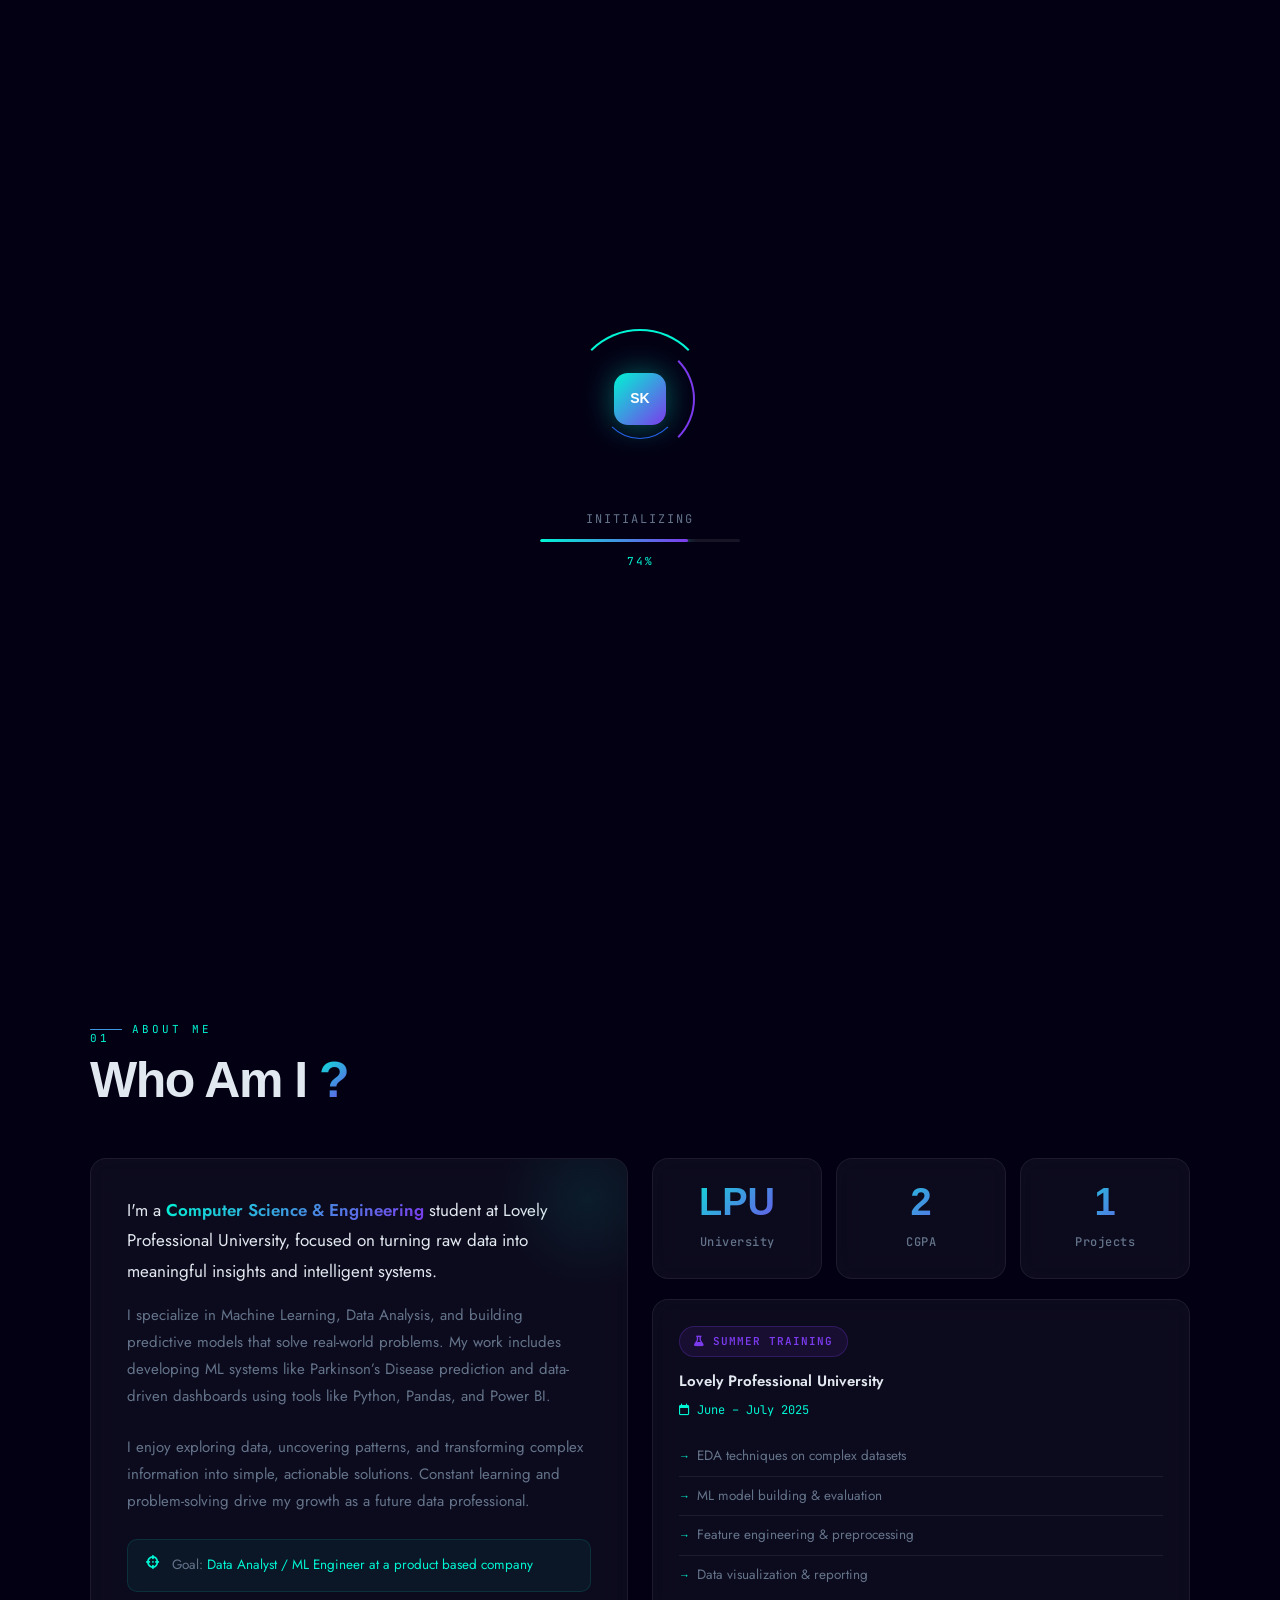
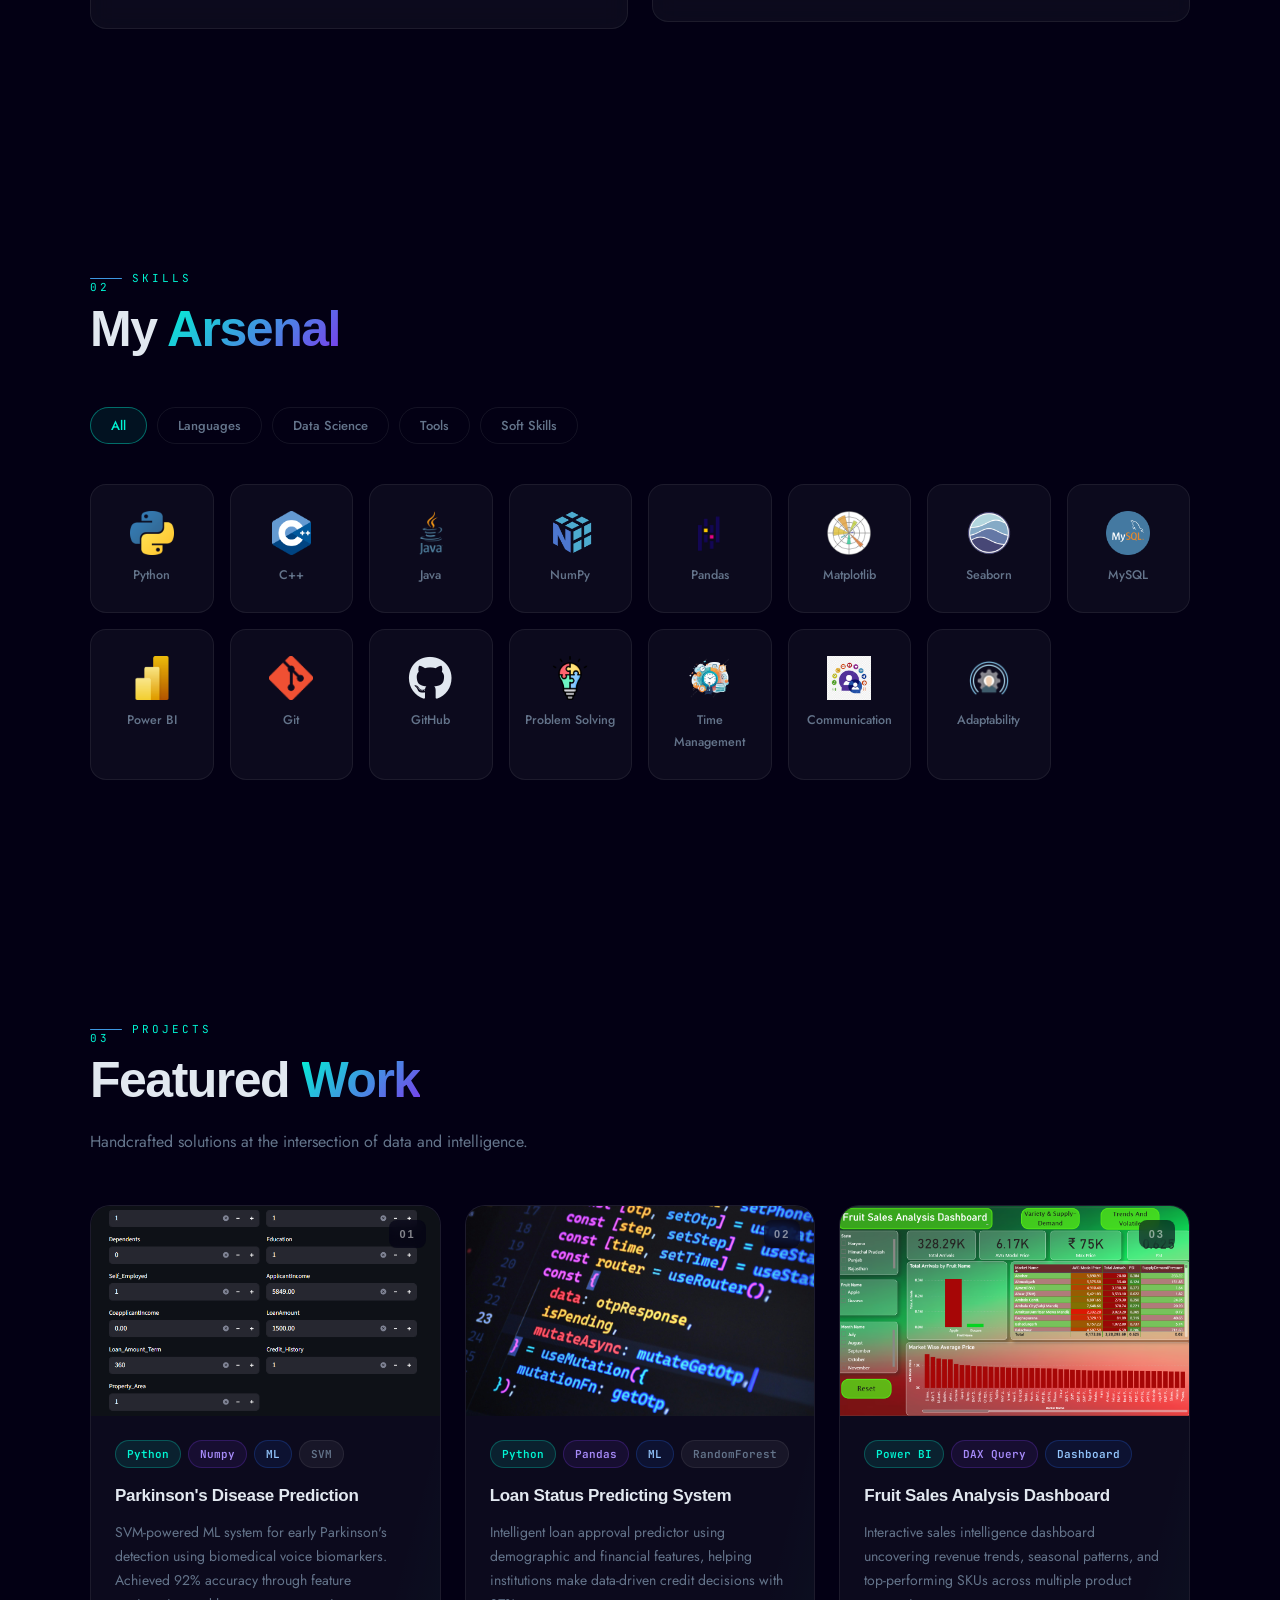
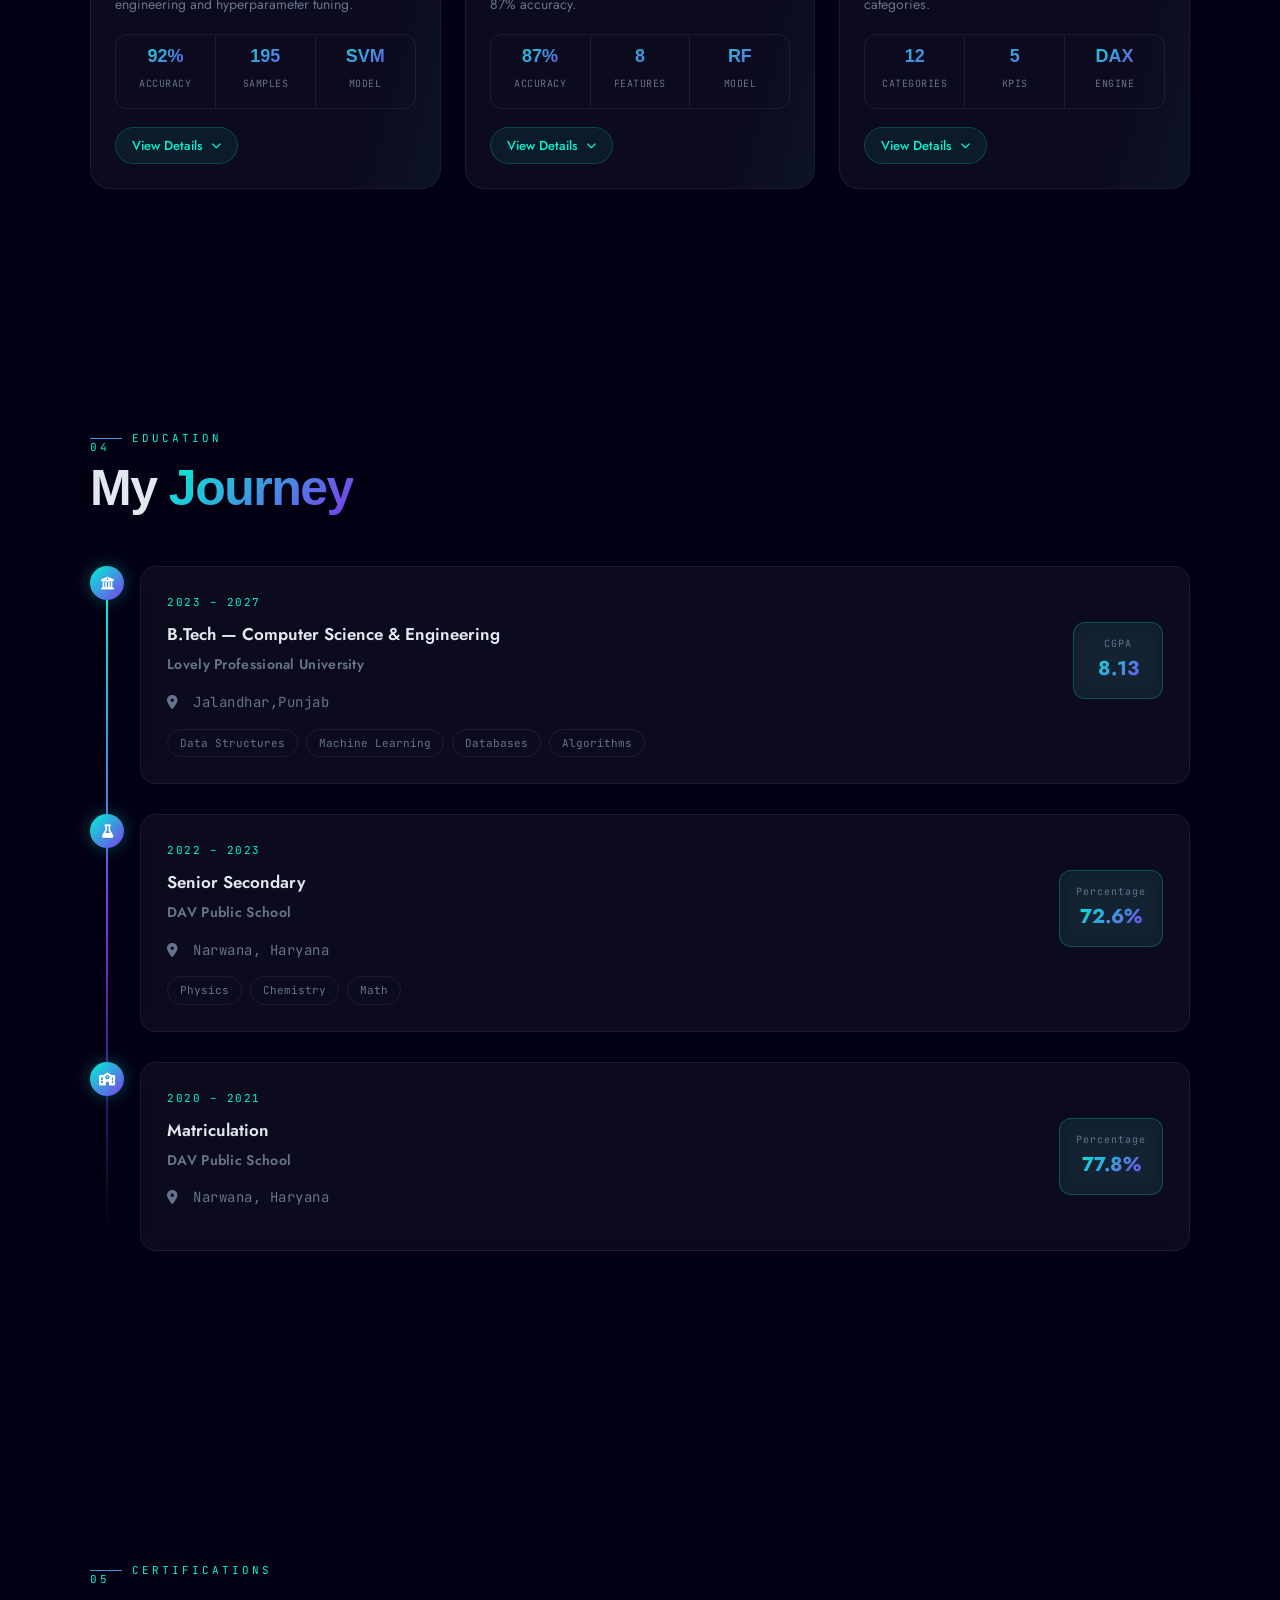
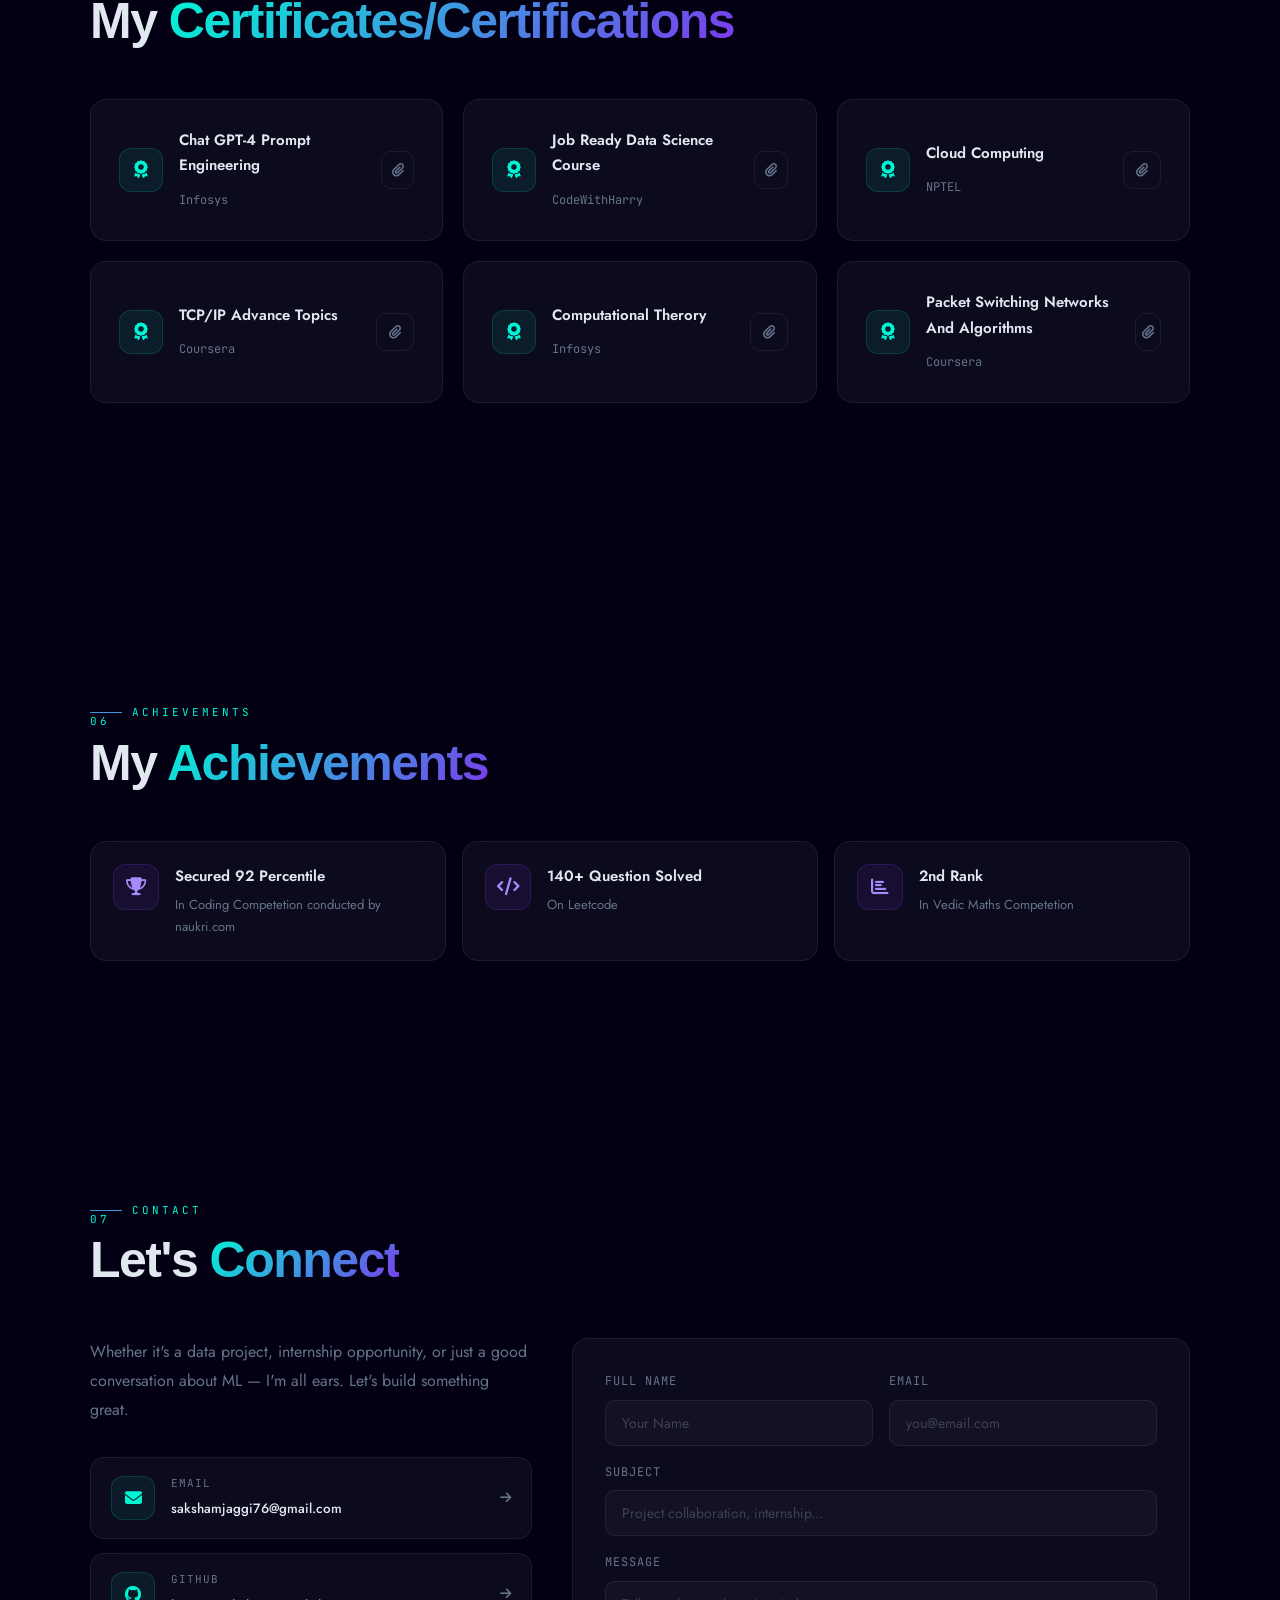
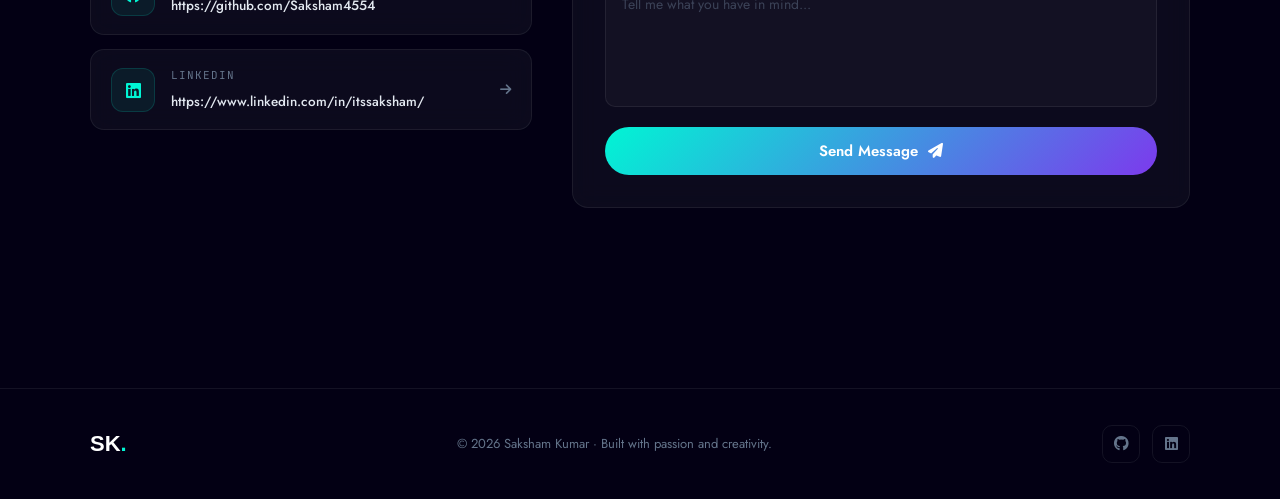
<file: index.html>
<!DOCTYPE html>
<html lang="en">

<head>
  <meta charset="UTF-8" />
  <meta name="viewport" content="width=device-width, initial-scale=1.0" />
  <title>Saksham's — Portfolio</title>
  <link rel="preconnect" href="https://fonts.googleapis.com" />
  <link rel="preconnect" href="https://fonts.gstatic.com" crossorigin />
  <link
    href="https://fonts.googleapis.com/css2?family=Syncopate:wght@400;700&family=Jost:wght@300;400;500;600;700&family=JetBrains+Mono:wght@400;500&display=swap"
    rel="stylesheet" />
  <link rel="stylesheet" href="https://cdnjs.cloudflare.com/ajax/libs/font-awesome/6.5.0/css/all.min.css" />
  <link rel="stylesheet" href="style.css" />
</head>

<body>

  <!-- LOADER -->
  <div id="loader" class="loader">
    <div class="loader-orbital">
      <div class="orbital-ring ring-a"></div>
      <div class="orbital-ring ring-b"></div>
      <div class="orbital-ring ring-c"></div>
      <div class="loader-core"><span>SK</span></div>
    </div>
    <div class="loader-bottom">
      <span class="loader-label">Initializing</span>
      <div class="loader-bar">
        <div class="loader-fill" id="loaderFill"></div>
      </div>
      <span class="loader-pct" id="loaderPct">0%</span>
    </div>
  </div>
  
  <div class="cur-dot" id="curDot"></div>
  <div class="cur-ring" id="curRing"></div>

  <!-- CANVAS -->
  <canvas id="neuralCanvas"></canvas>
  <!-- NAVBAR -->
  <nav class="navbar" id="navbar">
    <div class="nav-container">

      <!-- LEFT -->
      <a class="nav-logo" href="#hero">SK<span>.</span></a>

      <!-- CENTER -->
      <ul class="nav-links">
        <li><a href="#about">About</a></li>
        <li><a href="#skills">Skills</a></li>
        <li><a href="#projects">Projects</a></li>
        <li><a href="#education">Education</a></li>
        <li><a href="#certifications">Certifications</a></li>
        <li><a href="#achievements">Achievements</a></li>
        <li><a href="#contact">Contact</a></li>
      </ul>

      <!-- RIGHT -->
      <div class="nav-right">
        <button id="modeToggle" class="mode-btn">
          🌙
        </button>
        <!-- THEME BUTTON -->
        <div class="theme-dropdown">
          <div class="theme-selected" id="themeSelected">Default Blue</div>
          <div class="theme-options" id="themeOptions">
            <div data-value="default"><span class="color-dot" style="background:#2563eb"></span> Default Blue</div>
            <div data-value="neon"><span class="color-dot" style="background:#00ff9f"></span> Neon Green</div>
            <div data-value="purple"><span class="color-dot" style="background:#a855f7"></span> Purple Pink</div>
            <div data-value="gold"><span class="color-dot" style="background:#ffb703"></span> Gold Luxury</div>
            <div data-value="red"><span class="color-dot" style="background:#ff3b3b"></span> Red Dark</div>
            <div data-value="teal"><span class="color-dot" style="background:#14b8a6"></span> Teal Clean</div>
          </div>
        </div>

        <!-- RESUME -->
        <a href="CV.pdf" download class="nav-cta mag-btn">
          <span>Resume</span>
        </a>
        <div class="nav-burger" id="navBurger">
          <span></span>
          <span></span>
          <span></span>
        </div>
      </div>

    </div>
  </nav>
  <div class="mobile-drawer" id="mobileDrawer">
    <ul>
      <li><a href="#about" onclick="closeDrawer()">About</a></li>
      <li><a href="#skills" onclick="closeDrawer()">Skills</a></li>
      <li><a href="#projects" onclick="closeDrawer()">Projects</a></li>
      <li><a href="#education" onclick="closeDrawer()">Education</a></li>
      <li><a href="#certifications" onclick="closeDrawer()">Certifications</a></li>
      <li><a href="#achievements" onclick="closeDrawer()">Achievements</a></li>
      <li><a href="#contact" onclick="closeDrawer()">Contact</a></li>
    </ul>
  </div>

  <!-- ===== HERO ===== -->
  <section id="hero" class="hero">
    <div class="blob blob-1"></div>
    <div class="blob blob-2"></div>
    <div class="blob blob-3"></div>

    <div class="hero-inner">
      <div class="hero-text">
        <div class="hero-eyebrow">
          <span class="eyebrow-dot"></span>
          <span>Available for Opportunities</span>
        </div>
        <h1 class="hero-name">
          <span class="line-wrap"><span class="reveal-line">Saksham</span></span>
        </h1>
        <div class="hero-role-wrap">
          <span class="role-prefix">I am a&nbsp;</span>
          <span class="hero-typing" id="heroTyping"></span>
          <span class="typing-cur">|</span>
        </div>
        <p class="hero-bio">
          Crafting intelligent systems from raw data. Passionate about
          Machine Learning, Data Analysis, and building things that matter.
        </p>
        <div class="hero-actions">
          <a href="#projects" class="btn-primary mag-btn">
            <span>View Projects</span><i class="fas fa-arrow-right"></i>
          </a>
          <a href="cv.pdf" download class="btn-ghost mag-btn">
            <i class="fas fa-download"></i><span>Resume</span>
          </a>
        </div>
        <div class="hero-socials">
          <a href="https://github.com/Saksham4554" target="_blank" class="social-pill mag-btn">
            <i class="fab fa-github"></i><span>GitHub</span>
          </a>
          <a href="https://www.linkedin.com/in/itssaksham/" target="_blank" class="social-pill mag-btn">
            <i class="fab fa-linkedin"></i><span>LinkedIn</span>
          </a>
          <a href="mailto:sakshamjaggi76@gmail.com" class="social-pill mag-btn">
            <i class="fas fa-envelope"></i><span>Email</span>
          </a>
        </div>
      </div>

      <div class="hero-card-wrap" id="heroCardWrap">
        <div class="hero-card" id="heroCard">
          <div class="profile-ring-outer"></div>
          <div class="profile-ring-inner"></div>
          <div class="profile-img-wrap">
            <img src="photo.jpeg" alt="Saksham Kumar" class="profile-img" />
          </div>
          <div class="hud hud-tl">
            <span class="hud-label">Status</span>
            <span class="hud-val hud-green">● Active</span>
          </div>
          <div class="hud hud-br">
            <span class="hud-label">Focus</span>
            <span class="hud-val">ML / Data</span>
          </div>
        </div>
        <div class="stat-badge badge-p">
          <i class="fas fa-cube"></i>
          <div><strong>3+</strong><span>Projects</span></div>
        </div>
        <div class="stat-badge badge-s">
          <i class="fas fa-brain"></i>
          <div><strong>10+</strong><span>Skills</span></div>
        </div>
      </div>
    </div>

    <div class="scroll-hint">
      <div class="scroll-mouse">
        <div class="scroll-wheel"></div>
      </div>
      <span>Scroll to explore</span>
    </div>
  </section>


  <!-- ===== ABOUT ===== -->
  <section id="about" class="section rs">
    <div class="container">
      <div class="sec-label"><span>01</span> About Me</div>
      <h2 class="sec-heading">Who Am I <em>?</em></h2>
      <div class="about-grid">
        <div class="glass-card tilt-card about-bio-card">
          <div class="card-glow"></div>
          <p class="about-lead">
            I'm a <span class="hl">Computer Science & Engineering</span> student at
            Lovely Professional University, focused on turning raw data into
            meaningful insights and intelligent systems.
          </p>

          <p class="about-body">
            I specialize in Machine Learning, Data Analysis, and building predictive models
            that solve real-world problems. My work includes developing ML systems
            like Parkinson’s Disease prediction and data-driven dashboards using
            tools like Python, Pandas, and Power BI.
          </p>

          <p class="about-body">
            I enjoy exploring data, uncovering patterns, and transforming complex
            information into simple, actionable solutions. Constant learning and
            problem-solving drive my growth as a future data professional.
          </p>

          <div class="about-goal">
            <i class="fas fa-crosshairs"></i>
            <span>Goal: <em>Data Analyst / ML Engineer at a product based company</em></span>
          </div>
        </div>

        <div class="about-right">
          <div class="about-stats">
            <div class="stat-box glass-card tilt-card">
              <span class="stat-num">LPU</span>
              <span class="stat-lbl">University</span>
            </div>
            <div class="stat-box glass-card tilt-card">
              <span class="stat-num" data-count="8.13">0</span>
              <span class="stat-lbl">CGPA</span>
            </div>
            <div class="stat-box glass-card tilt-card">
              <span class="stat-num" data-count="3">0</span>
              <span class="stat-lbl">Projects</span>
            </div>
          </div>

          <div class="glass-card tilt-card training-card">
            <div class="training-badge">
              <i class="fas fa-flask"></i> Summer Training
            </div>
            <h4>Lovely Professional University</h4>
            <span class="training-date"><i class="far fa-calendar"></i> June – July 2025</span>
            <ul class="training-list">
              <li>EDA techniques on complex datasets</li>
              <li>ML model building & evaluation</li>
              <li>Feature engineering & preprocessing</li>
              <li>Data visualization & reporting</li>
            </ul>
          </div>
        </div>
      </div>
    </div>
  </section>


  <!-- ===== SKILLS ===== -->
  <section id="skills" class="section rs">
    <div class="container">
      <div class="sec-label"><span>02</span> Skills</div>
      <h2 class="sec-heading">My <em>Arsenal</em></h2>
      <div class="skill-filter">
        <button class="sf-btn active" data-filter="all">All</button>
        <button class="sf-btn" data-filter="lang">Languages</button>
        <button class="sf-btn" data-filter="data">Data Science</button>
        <button class="sf-btn" data-filter="tools">Tools</button>
        <button class="sf-btn" data-filter="soft">Soft Skills</button>
      </div>
      <div class="skills-grid" id="skillsGrid">
        <div class="skill-card tilt-card" data-cat="lang">
          <div class="sk-glow"></div><img src="Python logo.png" alt="Python" /><span>Python</span>
        </div>
        <div class="skill-card tilt-card" data-cat="lang">
          <div class="sk-glow"></div><img src="cpp logo.png" alt="C++" /><span>C++</span>
        </div>
        <div class="skill-card tilt-card" data-cat="lang">
          <div class="sk-glow"></div><img src="java logo.png" alt="Java" /><span>Java</span>
        </div>
        <div class="skill-card tilt-card" data-cat="data">
          <div class="sk-glow"></div><img src="numpy logo.png" alt="NumPy" /><span>NumPy</span>
        </div>
        <div class="skill-card tilt-card" data-cat="data">
          <div class="sk-glow"></div><img src="pandas logo.png" alt="Pandas" /><span>Pandas</span>
        </div>
        <div class="skill-card tilt-card" data-cat="data">
          <div class="sk-glow"></div><img src="matplotlib logo.png" alt="Matplotlib" /><span>Matplotlib</span>
        </div>
        <div class="skill-card tilt-card" data-cat="data">
          <div class="sk-glow"></div><img src="seaborn logo.png" alt="Seaborn" /><span>Seaborn</span>
        </div>
        <div class="skill-card tilt-card" data-cat="tools">
          <div class="sk-glow"></div><img src="my sql logo.png" alt="MySQL" /><span>MySQL</span>
        </div>
        <div class="skill-card tilt-card" data-cat="tools">
          <div class="sk-glow"></div><img src="power bi logo.png" alt="Power BI" /><span>Power BI</span>
        </div>
        <div class="skill-card tilt-card" data-cat="tools">
          <div class="sk-glow"></div><img src="git logo.png" alt="Git" /><span>Git</span>
        </div>
        <div class="skill-card tilt-card" data-cat="tools">
          <div class="sk-glow"></div><i class="fab fa-github"></i><span>GitHub</span>
        </div>
        <div class="skill-card tilt-card" data-cat="soft">
          <div class="sk-glow"></div><img src="probelm solving logo.png" alt="Problem Solving" /><span>Problem
            Solving</span>
        </div>
        <div class="skill-card tilt-card" data-cat="soft">
          <div class="sk-glow"></div><img src="time management logo.png" alt="Time Mgmt" /><span>Time Management</span>
        </div>
        <div class="skill-card tilt-card" data-cat="soft">
          <div class="sk-glow"></div><img src="communication logo.jpg" alt="Communication" /><span>Communication</span>
        </div>
        <div class="skill-card tilt-card" data-cat="soft">
          <div class="sk-glow"></div><img src="adaptability logo.png" alt="Adaptability" /><span>Adaptability</span>
        </div>
      </div>
    </div>
  </section>


  <!-- ===== PROJECTS ===== -->
  <section id="projects" class="section rs">
    <div class="container">
      <div class="sec-label"><span>03</span> Projects</div>
      <h2 class="sec-heading">Featured <em>Work</em></h2>
      <p class="sec-sub">Handcrafted solutions at the intersection of data and intelligence.</p>
      <div class="projects-grid">

        <article class="proj-card tilt-card">
          <div class="proj-shimmer"></div>
          <div class="proj-img-wrap">
            <img src="project1.png" alt="Parkinson's" class="proj-img" />
            <div class="proj-overlay">
              <a href="https://parkinson-disease-detecting-system.streamlit.app/" class="ov-btn mag-btn"><i
                  class="fas fa-eye"></i> Preview</a>
              <a href="https://github.com/Saksham4554/Parkinson-Disease-Detecting-System" class="ov-btn mag-btn"><i
                  class="fab fa-github"></i> Code</a>
            </div>
            <span class="proj-num">01</span>
          </div>
          <div class="proj-body">
            <div class="proj-tags">
              <span class="tag tag-c">Python</span>
              <span class="tag tag-v">Numpy</span>
              <span class="tag tag-b">ML</span>
              <span class="tag tag-m">SVM</span>
            </div>
            <h3>Parkinson's Disease Prediction</h3>
            <p>SVM-powered ML system for early Parkinson's detection using biomedical voice biomarkers. Achieved 92%
              accuracy through feature engineering and hyperparameter tuning.</p>
            <div class="proj-metrics">
              <div class="metric"><span class="mval">92%</span><span class="mkey">Accuracy</span></div>
              <div class="metric"><span class="mval">195</span><span class="mkey">Samples</span></div>
              <div class="metric"><span class="mval">SVM</span><span class="mkey">Model</span></div>
            </div>
            <button class="expand-btn" onclick="toggleExpand(this)"><span>View Details</span><i
                class="fas fa-chevron-down"></i></button>
            <div class="proj-detail">
              <ul>
                <li>Preprocessed UCI biomedical voice measurements dataset</li>
                <li>Feature selection — top 10 vocal features identified</li>
                <li>Tuned SVM with RBF kernel via cross-validation</li>
                <li>Confusion matrix + ROC curve visualization</li>
              </ul>
            </div>
          </div>
        </article>

        <article class="proj-card tilt-card">
          <div class="proj-shimmer"></div>
          <div class="proj-img-wrap">
            <img src="coding logo.jpg" alt="Loan Prediction" class="proj-img" />
            <div class="proj-overlay">
              <a href="https://github.com/Saksham4554/Loan-Status-Predicting-System" class="ov-btn mag-btn"><i
                  class="fab fa-github"></i> Code</a>
            </div>
            <span class="proj-num">02</span>
          </div>
          <div class="proj-body">
            <div class="proj-tags">
              <span class="tag tag-c">Python</span>
              <span class="tag tag-v">Pandas</span>
              <span class="tag tag-b">ML</span>
              <span class="tag tag-m">RandomForest</span>
            </div>
            <h3>Loan Status Predicting System</h3>
            <p>Intelligent loan approval predictor using demographic and financial features, helping institutions make
              data-driven credit decisions with 87% accuracy.</p>
            <div class="proj-metrics">
              <div class="metric"><span class="mval">87%</span><span class="mkey">Accuracy</span></div>
              <div class="metric"><span class="mval">8</span><span class="mkey">Features</span></div>
              <div class="metric"><span class="mval">RF</span><span class="mkey">Model</span></div>
            </div>
            <button class="expand-btn" onclick="toggleExpand(this)"><span>View Details</span><i
                class="fas fa-chevron-down"></i></button>
            <div class="proj-detail">
              <ul>
                <li>Features: income, credit history, family size, loan amount</li>
                <li>Class imbalance handled with SMOTE oversampling</li>
                <li>Feature importance via SHAP values analysis</li>
                <li>Interactive prediction dashboard</li>
              </ul>
            </div>
          </div>
        </article>

        <article class="proj-card tilt-card">
          <div class="proj-shimmer"></div>
          <div class="proj-img-wrap">
            <img src="project2.png" alt="Sales Dashboard" class="proj-img" />
            <div class="proj-overlay">
              <a href="https://github.com/Saksham4554/Fruit-Price-And-Arrival-Analysis-Dashboard"
                class="ov-btn mag-btn"><i class="fab fa-github"></i> Code</a>
            </div>
            <span class="proj-num">03</span>
          </div>
          <div class="proj-body">
            <div class="proj-tags">
              <span class="tag tag-c">Power BI</span>
              <span class="tag tag-v">DAX Query</span>
              <span class="tag tag-b">Dashboard</span>
            </div>
            <h3>Fruit Sales Analysis Dashboard</h3>
            <p>Interactive sales intelligence dashboard uncovering revenue trends, seasonal patterns, and top-performing
              SKUs across multiple product categories.</p>
            <div class="proj-metrics">
              <div class="metric"><span class="mval">12</span><span class="mkey">Categories</span></div>
              <div class="metric"><span class="mval">5</span><span class="mkey">KPIs</span></div>
              <div class="metric"><span class="mval">DAX</span><span class="mkey">Engine</span></div>
            </div>
            <button class="expand-btn" onclick="toggleExpand(this)"><span>View Details</span><i
                class="fas fa-chevron-down"></i></button>
            <div class="proj-detail">
              <ul>
                <li>Power Pivot data model with relational tables</li>
                <li>Dynamic slicers for time, region, and product</li>
                <li>Sales trend & YoY growth visualizations</li>
                <li>Top 3 products driving 60% of total revenue</li>
              </ul>
            </div>
          </div>
        </article>

      </div>
    </div>
  </section>


  <!-- ===== EDUCATION ===== -->
  <section id="education" class="section rs">
    <div class="container">
      <div class="sec-label"><span>04</span> Education</div>
      <h2 class="sec-heading">My <em>Journey</em></h2>

      <div class="edu-timeline">
        <div class="tl-track"></div>

        <!-- ================= B.TECH ================= -->
        <div class="tl-item tilt-card">
          <div class="tl-dot"><i class="fas fa-university"></i></div>

          <div class="tl-card glass-card">
            <div class="tl-header">
              <div class="tl-left">
                <div class="tl-date">2023 – 2027</div>
                <h3>B.Tech — Computer Science & Engineering</h3>
                <p class="tl-university">Lovely Professional University</p>
                <p class="tl-loc">
                  <i class="fas fa-map-marker-alt"></i> Jalandhar,Punjab
                </p>
              </div>

              <div class="tl-cgpa">
                <span class="cgpa-label">CGPA</span>
                <span class="cgpa-value">8.13</span>
              </div>
            </div>

            <div class="tl-chips">
              <span>Data Structures</span>
              <span>Machine Learning</span>
              <span>Databases</span>
              <span>Algorithms</span>
            </div>
          </div>
        </div>

        <!-- ================= 12th ================= -->
        <div class="tl-item tilt-card">
          <div class="tl-dot"><i class="fas fa-flask"></i></div>

          <div class="tl-card glass-card">
            <div class="tl-header">
              <div class="tl-left">
                <div class="tl-date">2022 – 2023</div>
                <h3>Senior Secondary</h3>
                <p class="tl-university">DAV Public School</p>
                <p class="tl-loc">
                  <i class="fas fa-map-marker-alt"></i> Narwana, Haryana
                </p>
              </div>

              <div class="tl-cgpa">
                <span class="cgpa-label">Percentage</span>
                <span class="cgpa-value">72.6%</span>
              </div>
            </div>

            <div class="tl-chips">
              <span>Physics</span>
              <span>Chemistry</span>
              <span>Math</span>
            </div>
          </div>
        </div>

        <!-- ================= 10th ================= -->
        <div class="tl-item tilt-card">
          <div class="tl-dot"><i class="fas fa-school"></i></div>

          <div class="tl-card glass-card">
            <div class="tl-header">
              <div class="tl-left">
                <div class="tl-date">2020 – 2021</div>
                <h3>Matriculation</h3>
                <p class="tl-university">DAV Public School</p>
                <p class="tl-loc">
                  <i class="fas fa-map-marker-alt"></i> Narwana, Haryana
                </p>
              </div>

              <div class="tl-cgpa">
                <span class="cgpa-label">Percentage</span>
                <span class="cgpa-value">77.8%</span>
              </div>
            </div>
          </div>
        </div>

      </div>
    </div>
  </section>

  <section id="certifications" class="section rs">
    <div class="container">
      <div class="sec-label"><span>05</span> Certifications</div>
      <h2 class="sec-heading">My <em>Certificates/Certifications</em></h2>
      <div class="certs-grid">
        <div class="cert-card glass-card tilt-card">
          <div class="cert-ico"><i class="fas fa-award"></i></div>
          <div>
            <h4>Chat GPT-4 Prompt Engineering</h4><span>Infosys</span>
          </div>
          <a href="https://drive.google.com/file/d/10uJMGgNkPgM6-OfePNXrk5P2j8QqbAK-/view?usp=drive_link"
            target="_blank" class="cert-link">
            <i class="fas fa-paperclip"></i>
          </a>
        </div>
        <div class="cert-card glass-card tilt-card">
          <div class="cert-ico"><i class="fas fa-award"></i></div>
          <div>
            <h4>Job Ready Data Science Course</h4><span>CodeWithHarry</span>
          </div>
          <a href="https://drive.google.com/file/d/1NByBru0nFBBkaJTXQt5XLz1OZ_FtoqJ0/view?usp=drive_link"
            target="_blank" class="cert-link">
            <i class="fas fa-paperclip"></i>
          </a>
        </div>
        <div class="cert-card glass-card tilt-card">
          <div class="cert-ico"><i class="fas fa-award"></i></div>
          <div>
            <h4>Cloud Computing</h4><span>NPTEL</span>
          </div>
          <a href="https://drive.google.com/file/d/1mijAMKNqaIlXPUXx61HB1lI5McPPQMR5/view?usp=drive_link"
            target="_blank" class="cert-link">
            <i class="fas fa-paperclip"></i>
          </a>
        </div>
        <div class="cert-card glass-card tilt-card">
          <div class="cert-ico"><i class="fas fa-award"></i></div>
          <div>
            <h4>TCP/IP Advance Topics</h4><span>Coursera</span>
          </div>
          <a href="https://www.coursera.org/account/accomplishments/certificate/TFROQSYIRJFO" target="_blank"
            class="cert-link">
            <i class="fas fa-paperclip"></i>
          </a>
        </div>
        <div class="cert-card glass-card tilt-card">
          <div class="cert-ico"><i class="fas fa-award"></i></div>
          <div>
            <h4>Computational Therory</h4><span>Infosys</span>
          </div>
          <a href="https://drive.google.com/file/d/1P87FaXFGQHtKaIEHoDkEy08GivmBHT7C/view?usp=drive_link"
            target="_blank" class="cert-link">
            <i class="fas fa-paperclip"></i>
          </a>
        </div>
        <div class="cert-card glass-card tilt-card">
          <div class="cert-ico"><i class="fas fa-award"></i></div>
          <div>
            <h4>Packet Switching Networks And Algorithms</h4><span>Coursera</span>
          </div>
          <a href="https://www.coursera.org/account/accomplishments/certificate/KQ9YZKR867O7" target="_blank"
            class="cert-link">
            <i class="fas fa-paperclip"></i>
          </a>
        </div>
      </div>

    </div>

  </section>
  <section id="achievements" class="section rs">
    <div class="container">
      <div class="sec-label"><span>06</span> Achievements</div>
      <h2 class="sec-heading">My <em>Achievements</em></h2>
      <div class="ach-grid">
        <div class="ach-card glass-card tilt-card">
          <div class="ach-ico"><i class="fas fa-trophy"></i></div>
          <div>
            <h4>Secured 92 Percentile</h4>
            <p>In Coding Competetion conducted by naukri.com</p>
          </div>
        </div>
        <div class="ach-card glass-card tilt-card">
          <div class="ach-ico"><i class="fas fa-code"></i></div>
          <div>
            <h4>140+ Question Solved</h4>
            <p>On Leetcode</p>
          </div>
        </div>
        <div class="ach-card glass-card tilt-card">
          <div class="ach-ico"><i class="fas fa-chart-bar"></i></div>
          <div>
            <h4>2nd Rank</h4>
            <p>In Vedic Maths Competetion</p>
          </div>
        </div>
      </div>
    </div>

  </section>



  <!-- ===== CONTACT ===== -->
  <section id="contact" class="section rs">
    <div class="container">
      <div class="sec-label"><span>07</span> Contact</div>
      <h2 class="sec-heading">Let's <em>Connect</em></h2>
      <div class="contact-layout">
        <div class="contact-info">
          <p class="contact-pitch">
            Whether it's a data project, internship opportunity, or just a good
            conversation about ML — I'm all ears. Let's build something great.
          </p>
          <div class="c-links">
            <a href="mailto:sakshamjaggi76@gmail.com" class="c-link glass-card mag-btn">
              <div class="c-ico"><i class="fas fa-envelope"></i></div>
              <div><span class="c-lbl">Email</span><span class="c-val">sakshamjaggi76@gmail.com</span></div>
              <i class="fas fa-arrow-right c-arr"></i>
            </a>
            <a href="https://github.com/Saksham4554" target="_blank" class="c-link glass-card mag-btn">
              <div class="c-ico"><i class="fab fa-github"></i></div>
              <div><span class="c-lbl">GitHub</span><span class="c-val">https://github.com/Saksham4554</span></div>
              <i class="fas fa-arrow-right c-arr"></i>
            </a>
            <a href="https://www.linkedin.com/in/itssaksham/" target="_blank" class="c-link glass-card mag-btn">
              <div class="c-ico"><i class="fab fa-linkedin"></i></div>
              <div><span class="c-lbl">LinkedIn</span><span class="c-val">https://www.linkedin.com/in/itssaksham/</span>
              </div>
              <i class="fas fa-arrow-right c-arr"></i>
            </a>
          </div>
        </div>
        <form class="contact-form glass-card" id="contactForm">
          <div class="form-row">
            <div class="form-field">
              <label>Full Name</label>
              <input type="text" placeholder="Your Name" required />
            </div>
            <div class="form-field">
              <label>Email</label>
              <input type="email" placeholder="you@email.com" required />
            </div>
          </div>
          <div class="form-field">
            <label>Subject</label>
            <input type="text" placeholder="Project collaboration, internship..." />
          </div>
          <div class="form-field">
            <label>Message</label>
            <textarea placeholder="Tell me what you have in mind..." rows="5"></textarea>
          </div>
          <button type="submit" class="btn-primary mag-btn form-submit">
            <span>Send Message</span><i class="fas fa-paper-plane"></i>
          </button>
        </form>
      </div>
    </div>
  </section>

  <!-- FOOTER -->
  <footer class="footer">
    <div class="footer-inner">
      <div class="footer-logo">SK<span>.</span></div>
      <p>© 2026 Saksham Kumar · Built with passion and creativity.</p>
      <div class="footer-soc">
        <a href="https://github.com/Saksham4554"><i class="fab fa-github"></i></a>
        <a href="https://www.linkedin.com/in/itssaksham/"><i class="fab fa-linkedin"></i></a>
      </div>
    </div>
  </footer>

  <button class="back-top" id="backTop"><i class="fas fa-chevron-up"></i></button>

  <script src="script.js"></script>
</body>

</html>
</file>
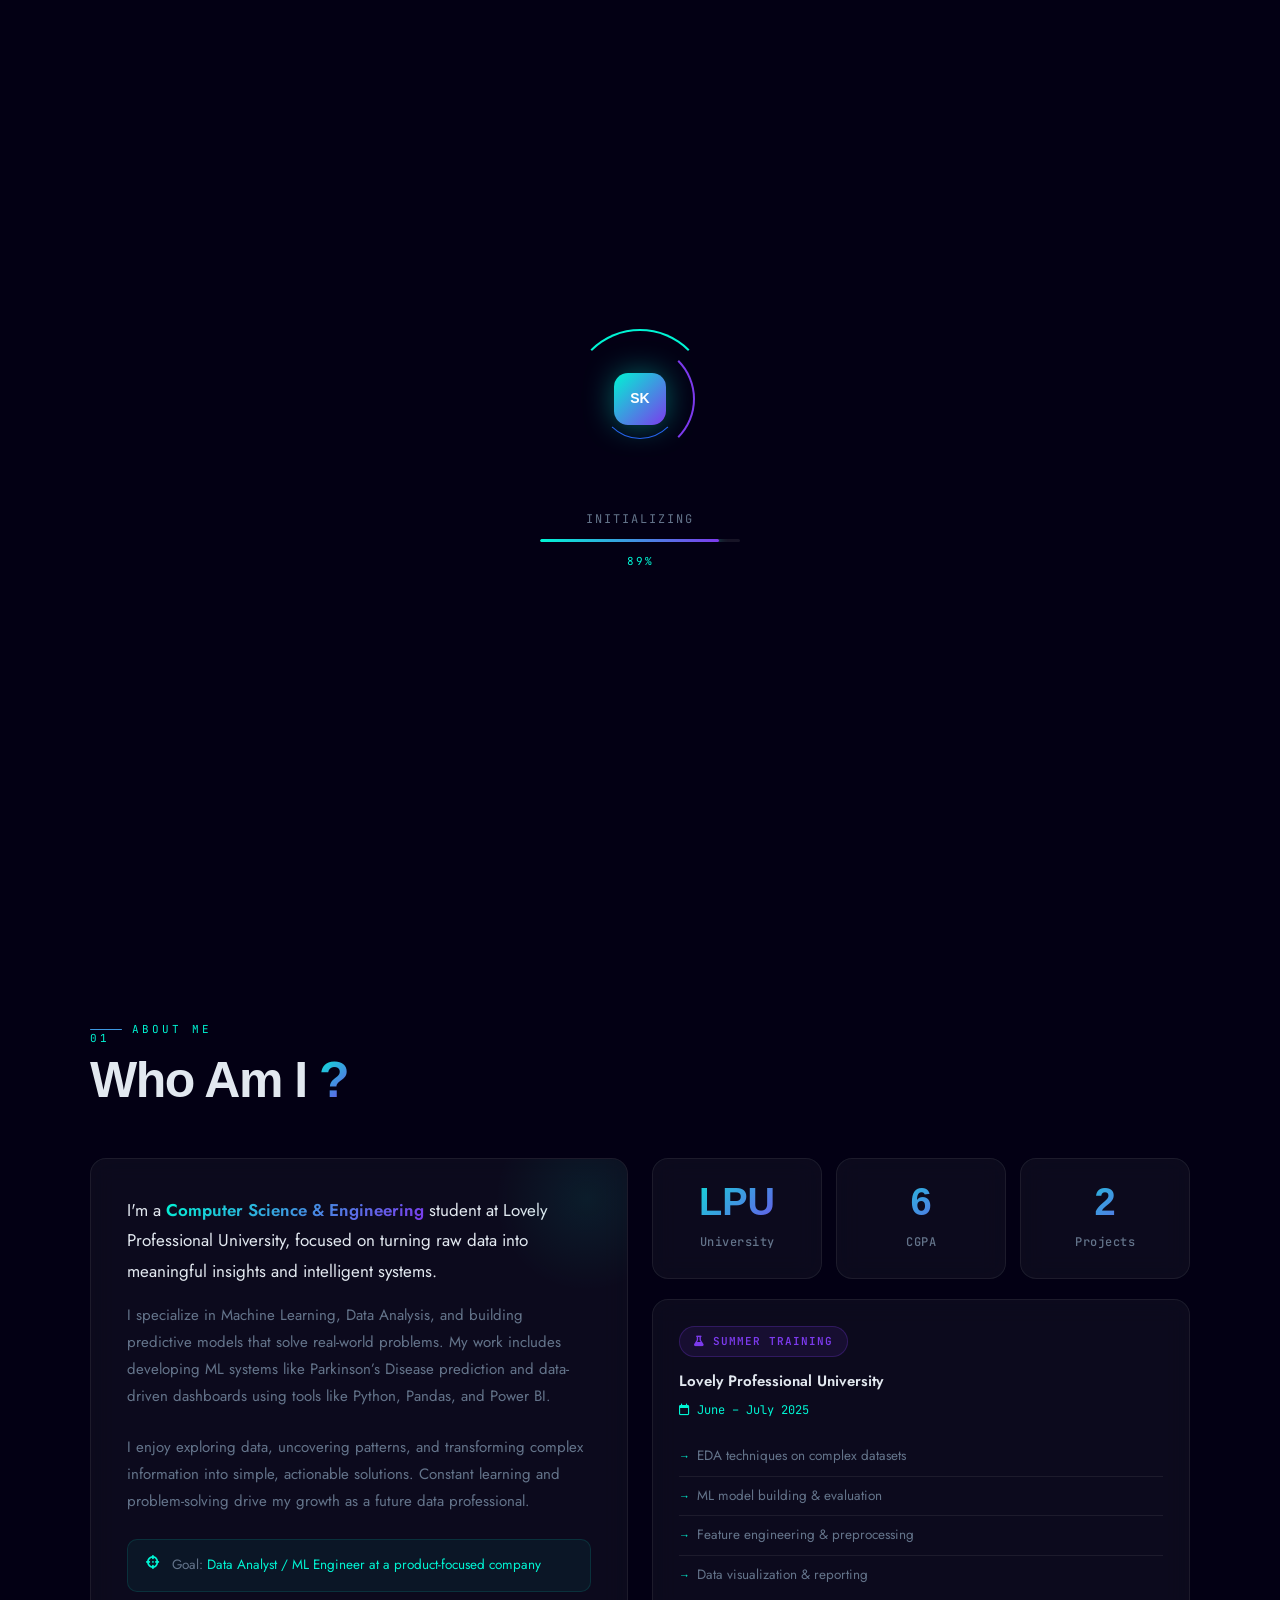
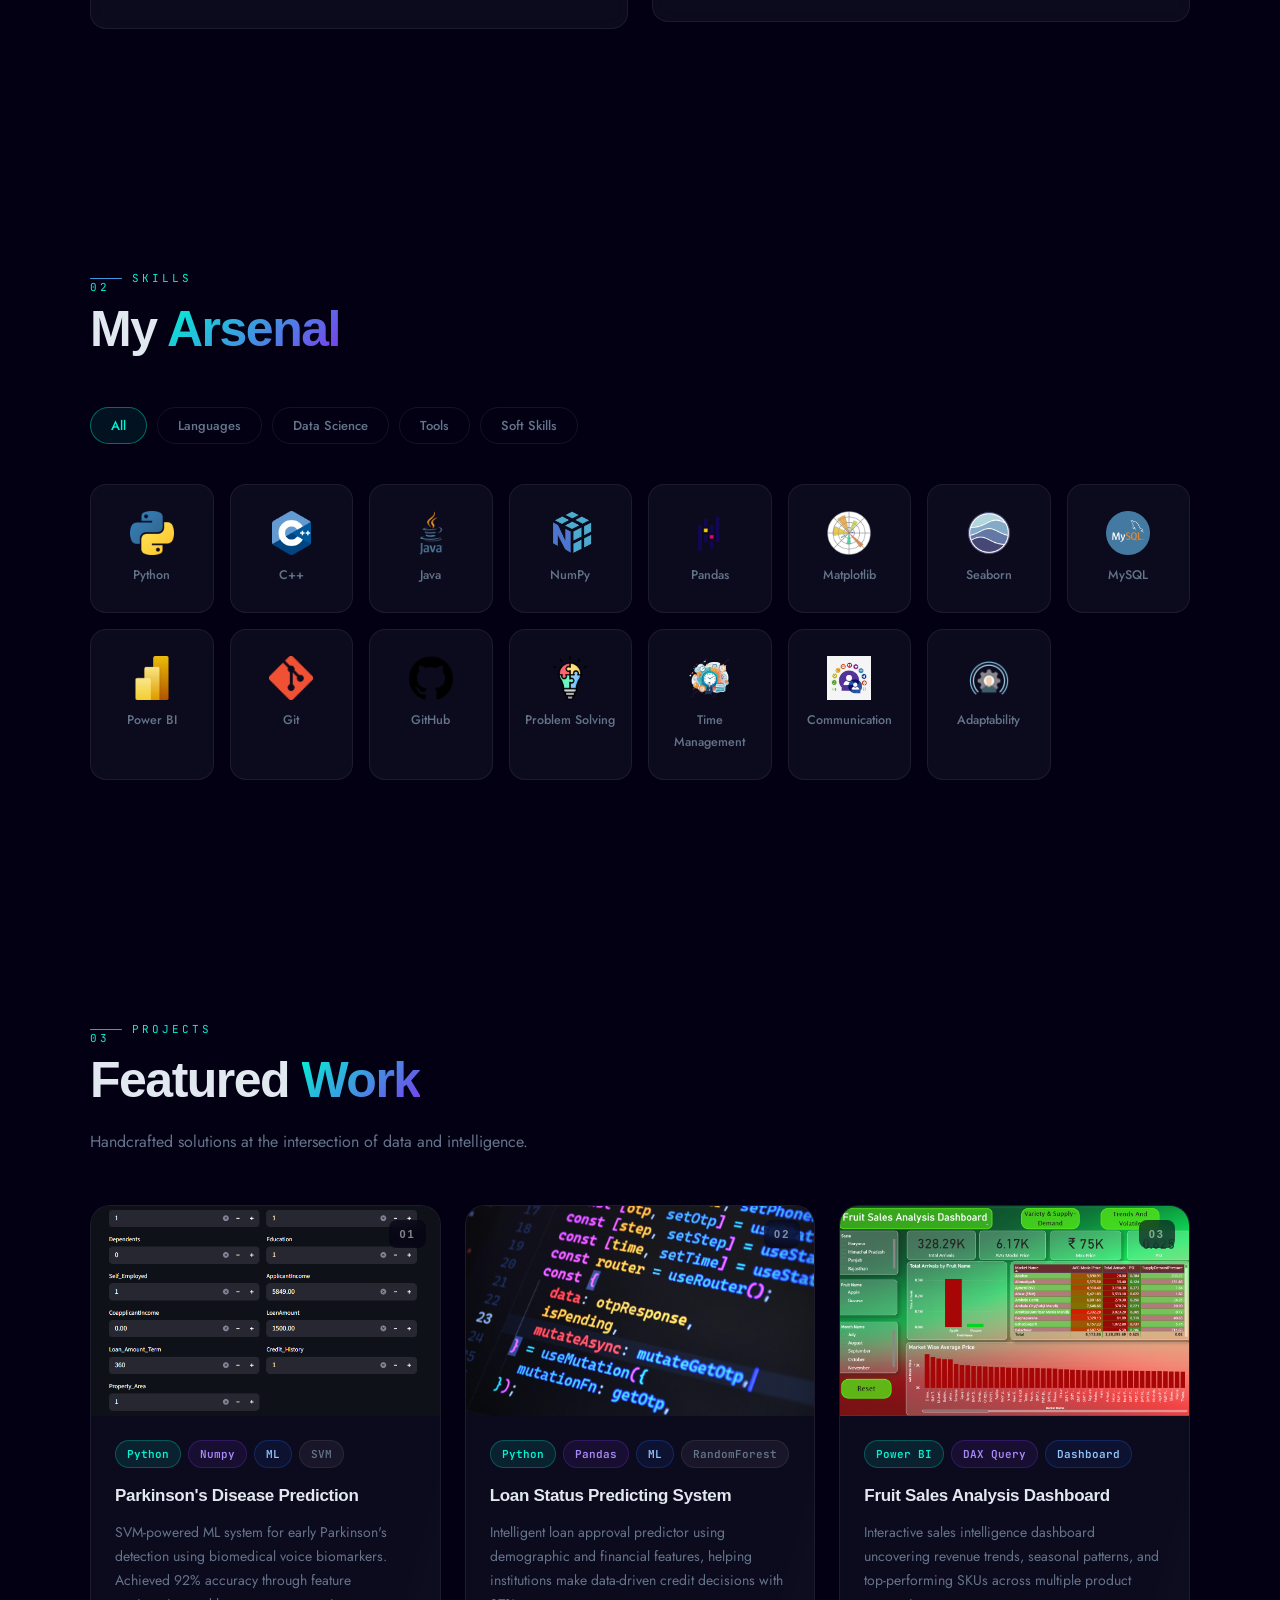
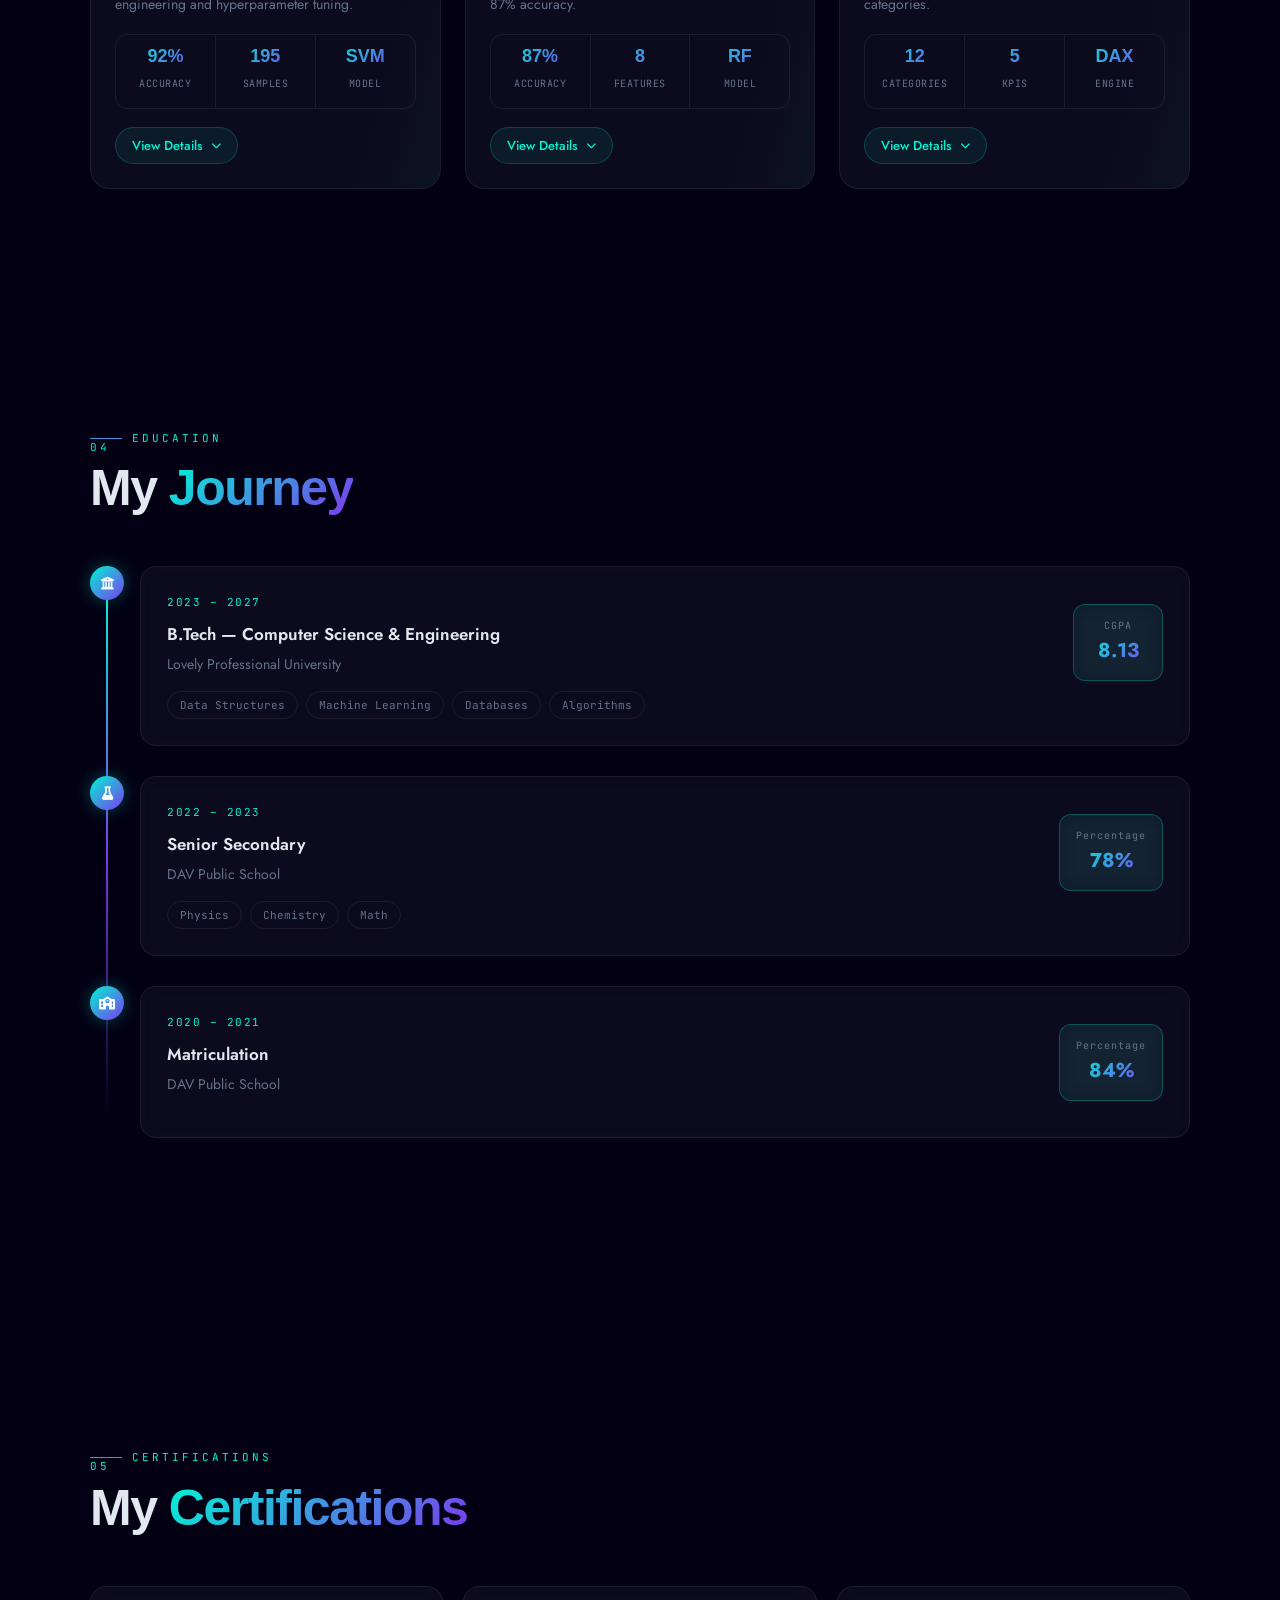
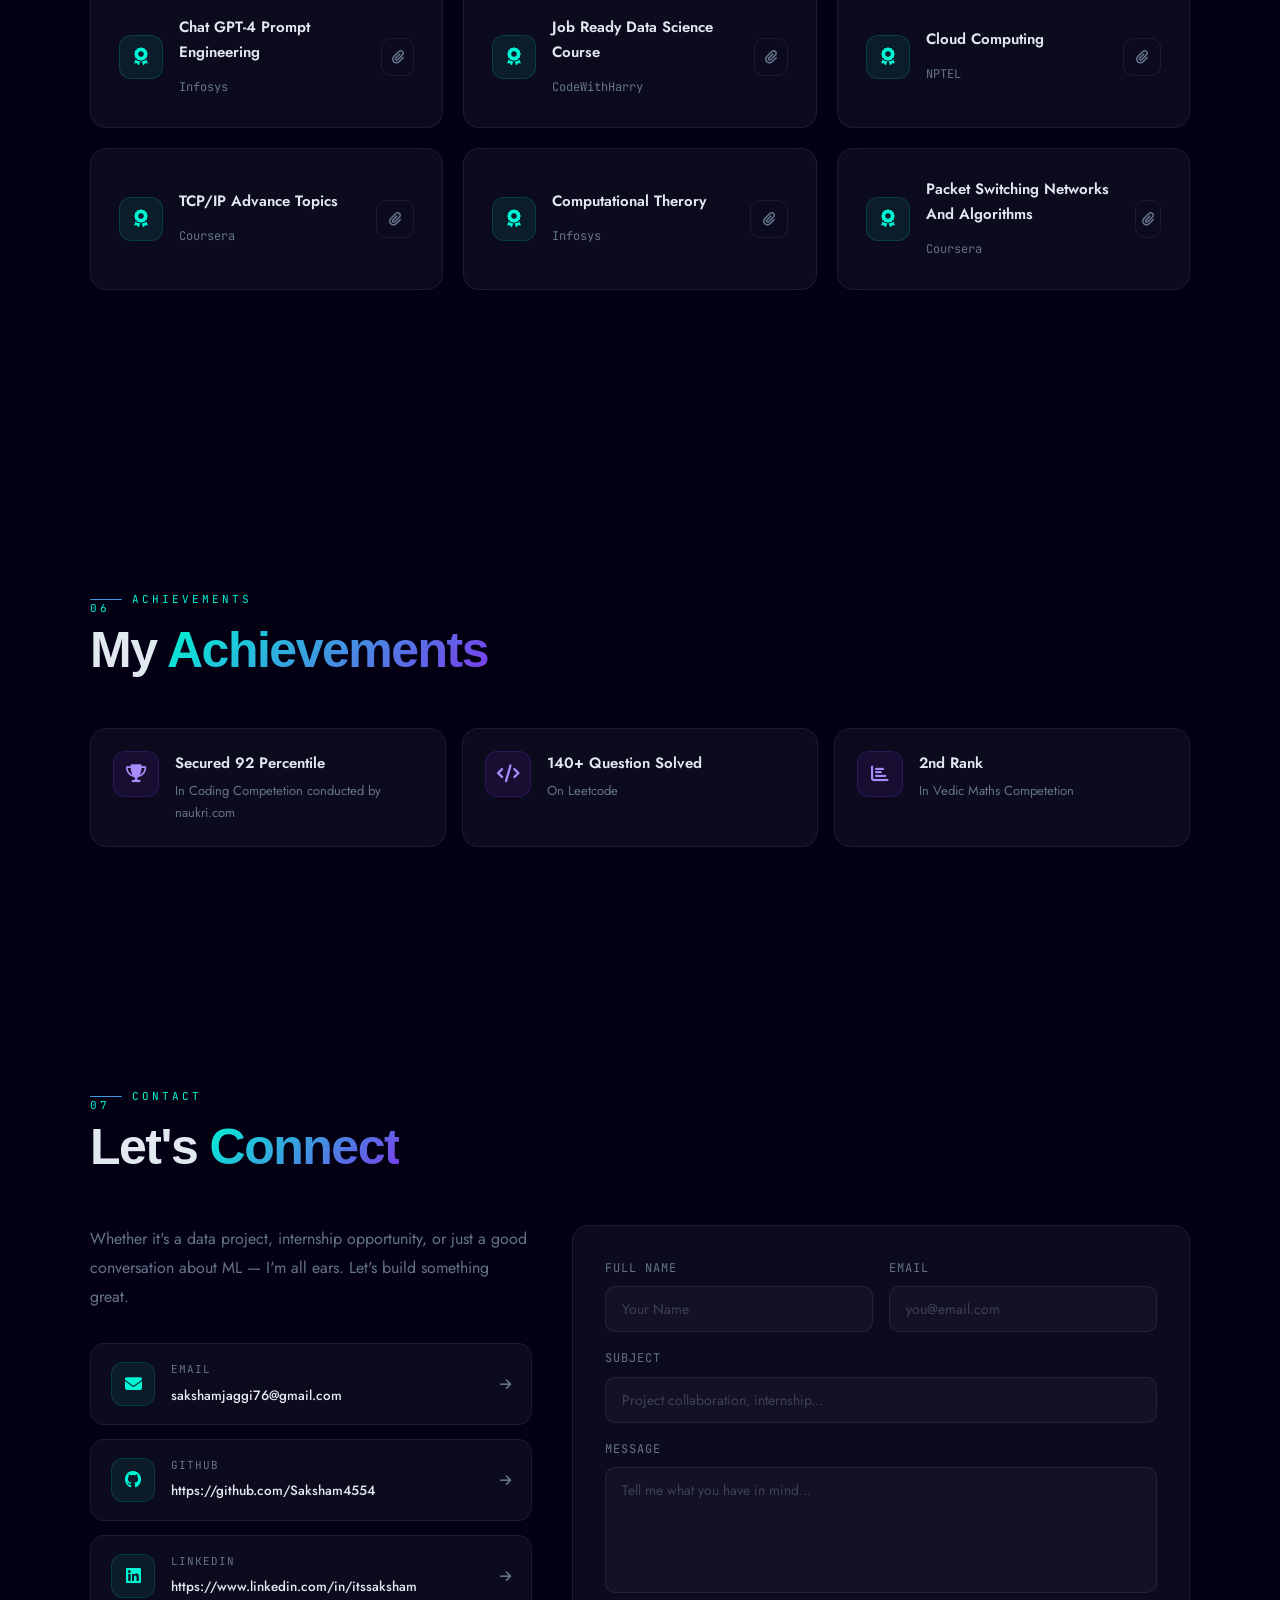
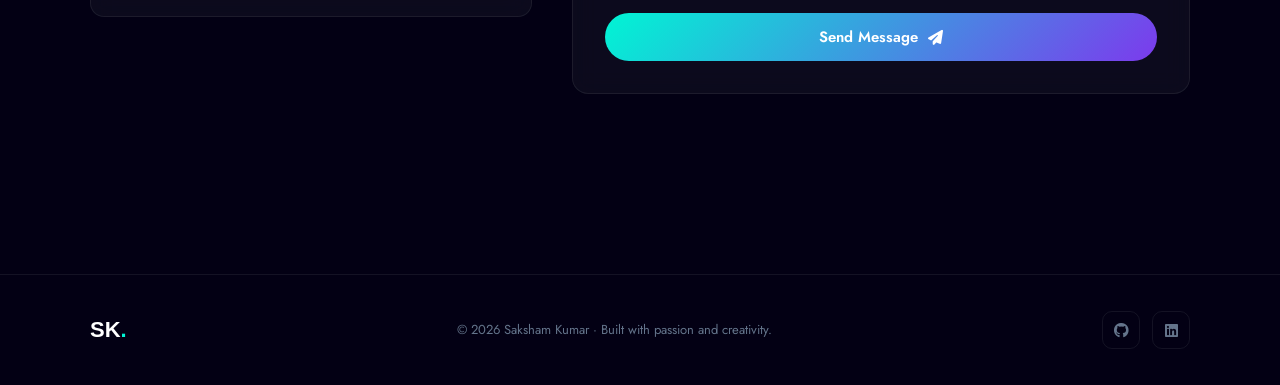
<file: h1.html>
<!DOCTYPE html>
<html lang="en">

<head>
  <meta charset="UTF-8" />
  <meta name="viewport" content="width=device-width, initial-scale=1.0" />
  <title>Saksham's — Portfolio</title>
  <link rel="preconnect" href="https://fonts.googleapis.com" />
  <link rel="preconnect" href="https://fonts.gstatic.com" crossorigin />
  <link
    href="https://fonts.googleapis.com/css2?family=Syncopate:wght@400;700&family=Jost:wght@300;400;500;600;700&family=JetBrains+Mono:wght@400;500&display=swap"
    rel="stylesheet" />
  <link rel="stylesheet" href="https://cdnjs.cloudflare.com/ajax/libs/font-awesome/6.5.0/css/all.min.css" />
  <link rel="stylesheet" href="style.css" />
</head>

<body>

  <!-- LOADER -->
  <div id="loader" class="loader">
    <div class="loader-orbital">
      <div class="orbital-ring ring-a"></div>
      <div class="orbital-ring ring-b"></div>
      <div class="orbital-ring ring-c"></div>
      <div class="loader-core"><span>SK</span></div>
    </div>
    <div class="loader-bottom">
      <span class="loader-label">Initializing</span>
      <div class="loader-bar">
        <div class="loader-fill" id="loaderFill"></div>
      </div>
      <span class="loader-pct" id="loaderPct">0%</span>
    </div>
  </div>

  <!-- CURSOR -->
  <div class="cur-dot" id="curDot"></div>
  <div class="cur-ring" id="curRing"></div>

  <!-- CANVAS -->
  <canvas id="neuralCanvas"></canvas>
  <!-- NAVBAR -->
  <nav class="navbar" id="navbar">
    <div class="nav-container">

      <!-- LEFT -->
      <a class="nav-logo" href="#hero">SK<span>.</span></a>

      <!-- CENTER -->
      <ul class="nav-links">
        <li><a href="#about">About</a></li>
        <li><a href="#skills">Skills</a></li>
        <li><a href="#projects">Projects</a></li>
        <li><a href="#education">Education</a></li>
        <li><a href="#certifications">Certifications</a></li>
        <li><a href="#achievements">Achievements</a></li>
        <li><a href="#contact">Contact</a></li>
      </ul>

      <!-- RIGHT -->
      <div class="nav-right">
        <!-- THEME BUTTON -->
        <div class="theme-dropdown">
          <div class="theme-selected" id="themeSelected">🎨 Default Blue</div>
          <div class="theme-options" id="themeOptions">
            <div data-value="default">Default Blue</div>
            <div data-value="neon">Neon Green</div>
            <div data-value="purple">Purple Pink</div>
            <div data-value="gold">Gold Luxury</div>
            <div data-value="red">Red Dark</div>
            <div data-value="teal">Teal Clean</div>
          </div>
        </div>

        <!-- RESUME -->
        <a href="CV.pdf" download class="nav-cta mag-btn">
          <span>Resume</span>
        </a>
        <div class="nav-burger" id="navBurger">
          <span></span>
          <span></span>
          <span></span>
        </div>
      </div>

    </div>
  </nav>
  <div class="mobile-drawer" id="mobileDrawer">
    <ul>
      <li><a href="#about" onclick="closeDrawer()">About</a></li>
      <li><a href="#skills" onclick="closeDrawer()">Skills</a></li>
      <li><a href="#projects" onclick="closeDrawer()">Projects</a></li>
      <li><a href="#education" onclick="closeDrawer()">Education</a></li>
      <li><a href="#certifications" onclick="closeDrawer()">Certifications</a></li>
      <li><a href="#achievements" onclick="closeDrawer()">Achievements</a></li>
      <li><a href="#contact" onclick="closeDrawer()">Contact</a></li>
    </ul>
  </div>

  <!-- ===== HERO ===== -->
  <section id="hero" class="hero">
    <div class="blob blob-1"></div>
    <div class="blob blob-2"></div>
    <div class="blob blob-3"></div>

    <div class="hero-inner">
      <div class="hero-text">
        <div class="hero-eyebrow">
          <span class="eyebrow-dot"></span>
          <span>Available for Opportunities</span>
        </div>
        <h1 class="hero-name">
          <span class="line-wrap"><span class="reveal-line">Saksham</span></span>
        </h1>
        <div class="hero-role-wrap">
          <span class="role-prefix">I am a&nbsp;</span>
          <span class="hero-typing" id="heroTyping"></span>
          <span class="typing-cur">|</span>
        </div>
        <p class="hero-bio">
          Crafting intelligent systems from raw data. Passionate about
          Machine Learning, Data Analysis, and building things that matter.
        </p>
        <div class="hero-actions">
          <a href="#projects" class="btn-primary mag-btn">
            <span>View Projects</span><i class="fas fa-arrow-right"></i>
          </a>
          <a href="cv.pdf" download class="btn-ghost mag-btn">
            <i class="fas fa-download"></i><span>Resume</span>
          </a>
        </div>
        <div class="hero-socials">
          <a href="https://github.com/Saksham4554" target="_blank" class="social-pill mag-btn">
            <i class="fab fa-github"></i><span>GitHub</span>
          </a>
          <a href="https://www.linkedin.com/in/itssaksham" target="_blank" class="social-pill mag-btn">
            <i class="fab fa-linkedin"></i><span>LinkedIn</span>
          </a>
          <a href="mailto:sakshamjaggi76@gmail.com" class="social-pill mag-btn">
            <i class="fas fa-envelope"></i><span>Email</span>
          </a>
        </div>
      </div>

      <div class="hero-card-wrap" id="heroCardWrap">
        <div class="hero-card" id="heroCard">
          <div class="profile-ring-outer"></div>
          <div class="profile-ring-inner"></div>
          <div class="profile-img-wrap">
            <img src="photo.jpeg" alt="Saksham Kumar" class="profile-img" />
          </div>
          <div class="hud hud-tl">
            <span class="hud-label">Status</span>
            <span class="hud-val hud-green">● Active</span>
          </div>
          <div class="hud hud-br">
            <span class="hud-label">Focus</span>
            <span class="hud-val">ML / Data</span>
          </div>
        </div>
        <div class="stat-badge badge-p">
          <i class="fas fa-cube"></i>
          <div><strong>3+</strong><span>Projects</span></div>
        </div>
        <div class="stat-badge badge-s">
          <i class="fas fa-brain"></i>
          <div><strong>10+</strong><span>Skills</span></div>
        </div>
      </div>
    </div>

    <div class="scroll-hint">
      <div class="scroll-mouse">
        <div class="scroll-wheel"></div>
      </div>
      <span>Scroll to explore</span>
    </div>
  </section>


  <!-- ===== ABOUT ===== -->
  <section id="about" class="section rs">
    <div class="container">
      <div class="sec-label"><span>01</span> About Me</div>
      <h2 class="sec-heading">Who Am I <em>?</em></h2>
      <div class="about-grid">
        <div class="glass-card tilt-card about-bio-card">
          <div class="card-glow"></div>
          <p class="about-lead">
            I'm a <span class="hl">Computer Science & Engineering</span> student at
            Lovely Professional University, focused on turning raw data into
            meaningful insights and intelligent systems.
          </p>

          <p class="about-body">
            I specialize in Machine Learning, Data Analysis, and building predictive models
            that solve real-world problems. My work includes developing ML systems
            like Parkinson’s Disease prediction and data-driven dashboards using
            tools like Python, Pandas, and Power BI.
          </p>

          <p class="about-body">
            I enjoy exploring data, uncovering patterns, and transforming complex
            information into simple, actionable solutions. Constant learning and
            problem-solving drive my growth as a future data professional.
          </p>

          <div class="about-goal">
            <i class="fas fa-crosshairs"></i>
            <span>Goal: <em>Data Analyst / ML Engineer at a product-focused company</em></span>
          </div>
        </div>

        <div class="about-right">
          <div class="about-stats">
            <div class="stat-box glass-card tilt-card">
              <span class="stat-num">LPU</span>
              <span class="stat-lbl">University</span>
            </div>
            <div class="stat-box glass-card tilt-card">
              <span class="stat-num" data-count="8.13">0</span>
              <span class="stat-lbl">CGPA</span>
            </div>
            <div class="stat-box glass-card tilt-card">
              <span class="stat-num" data-count="3">0</span>
              <span class="stat-lbl">Projects</span>
            </div>
          </div>

          <div class="glass-card tilt-card training-card">
            <div class="training-badge">
              <i class="fas fa-flask"></i> Summer Training
            </div>
            <h4>Lovely Professional University</h4>
            <span class="training-date"><i class="far fa-calendar"></i> June – July 2025</span>
            <ul class="training-list">
              <li>EDA techniques on complex datasets</li>
              <li>ML model building & evaluation</li>
              <li>Feature engineering & preprocessing</li>
              <li>Data visualization & reporting</li>
            </ul>
          </div>
        </div>
      </div>
    </div>
  </section>


  <!-- ===== SKILLS ===== -->
  <section id="skills" class="section rs">
    <div class="container">
      <div class="sec-label"><span>02</span> Skills</div>
      <h2 class="sec-heading">My <em>Arsenal</em></h2>
      <div class="skill-filter">
        <button class="sf-btn active" data-filter="all">All</button>
        <button class="sf-btn" data-filter="lang">Languages</button>
        <button class="sf-btn" data-filter="data">Data Science</button>
        <button class="sf-btn" data-filter="tools">Tools</button>
        <button class="sf-btn" data-filter="soft">Soft Skills</button>
      </div>
      <div class="skills-grid" id="skillsGrid">
        <div class="skill-card tilt-card" data-cat="lang">
          <div class="sk-glow"></div><img src="Python logo.png" alt="Python" /><span>Python</span>
        </div>
        <div class="skill-card tilt-card" data-cat="lang">
          <div class="sk-glow"></div><img src="cpp logo.png" alt="C++" /><span>C++</span>
        </div>
        <div class="skill-card tilt-card" data-cat="lang">
          <div class="sk-glow"></div><img src="java logo.png" alt="Java" /><span>Java</span>
        </div>
        <div class="skill-card tilt-card" data-cat="data">
          <div class="sk-glow"></div><img src="numpy logo.png" alt="NumPy" /><span>NumPy</span>
        </div>
        <div class="skill-card tilt-card" data-cat="data">
          <div class="sk-glow"></div><img src="pandas logo.png" alt="Pandas" /><span>Pandas</span>
        </div>
        <div class="skill-card tilt-card" data-cat="data">
          <div class="sk-glow"></div><img src="matplotlib logo.png" alt="Matplotlib" /><span>Matplotlib</span>
        </div>
        <div class="skill-card tilt-card" data-cat="data">
          <div class="sk-glow"></div><img src="seaborn logo.png" alt="Seaborn" /><span>Seaborn</span>
        </div>
        <div class="skill-card tilt-card" data-cat="tools">
          <div class="sk-glow"></div><img src="my sql logo.png" alt="MySQL" /><span>MySQL</span>
        </div>
        <div class="skill-card tilt-card" data-cat="tools">
          <div class="sk-glow"></div><img src="power bi logo.png" alt="Power BI" /><span>Power BI</span>
        </div>
        <div class="skill-card tilt-card" data-cat="tools">
          <div class="sk-glow"></div><img src="git logo.png" alt="Git" /><span>Git</span>
        </div>
        <div class="skill-card tilt-card" data-cat="tools">
          <div class="sk-glow"></div><img src="github logo.png" alt="GitHub" /><span>GitHub</span>
        </div>
        <div class="skill-card tilt-card" data-cat="soft">
          <div class="sk-glow"></div><img src="probelm solving logo.png" alt="Problem Solving" /><span>Problem
            Solving</span>
        </div>
        <div class="skill-card tilt-card" data-cat="soft">
          <div class="sk-glow"></div><img src="time management logo.png" alt="Time Mgmt" /><span>Time Management</span>
        </div>
        <div class="skill-card tilt-card" data-cat="soft">
          <div class="sk-glow"></div><img src="communication logo.jpg" alt="Communication" /><span>Communication</span>
        </div>
        <div class="skill-card tilt-card" data-cat="soft">
          <div class="sk-glow"></div><img src="adaptability logo.png" alt="Adaptability" /><span>Adaptability</span>
        </div>
      </div>
    </div>
  </section>


  <!-- ===== PROJECTS ===== -->
  <section id="projects" class="section rs">
    <div class="container">
      <div class="sec-label"><span>03</span> Projects</div>
      <h2 class="sec-heading">Featured <em>Work</em></h2>
      <p class="sec-sub">Handcrafted solutions at the intersection of data and intelligence.</p>
      <div class="projects-grid">

        <article class="proj-card tilt-card">
          <div class="proj-shimmer"></div>
          <div class="proj-img-wrap">
            <img src="project1.png" alt="Parkinson's" class="proj-img" />
            <div class="proj-overlay">
              <a href="https://parkinson-disease-detecting-system.streamlit.app/" class="ov-btn mag-btn"><i class="fas fa-eye"></i> Preview</a>
              <a href="https://github.com/Saksham4554/Parkinson-Disease-Detecting-System" class="ov-btn mag-btn"><i class="fab fa-github"></i> Code</a>
            </div>
            <span class="proj-num">01</span>
          </div>
          <div class="proj-body">
            <div class="proj-tags">
              <span class="tag tag-c">Python</span>
              <span class="tag tag-v">Numpy</span>
              <span class="tag tag-b">ML</span>
              <span class="tag tag-m">SVM</span>
            </div>
            <h3>Parkinson's Disease Prediction</h3>
            <p>SVM-powered ML system for early Parkinson's detection using biomedical voice biomarkers. Achieved 92%
              accuracy through feature engineering and hyperparameter tuning.</p>
            <div class="proj-metrics">
              <div class="metric"><span class="mval">92%</span><span class="mkey">Accuracy</span></div>
              <div class="metric"><span class="mval">195</span><span class="mkey">Samples</span></div>
              <div class="metric"><span class="mval">SVM</span><span class="mkey">Model</span></div>
            </div>
            <button class="expand-btn" onclick="toggleExpand(this)"><span>View Details</span><i
                class="fas fa-chevron-down"></i></button>
            <div class="proj-detail">
              <ul>
                <li>Preprocessed UCI biomedical voice measurements dataset</li>
                <li>Feature selection — top 10 vocal features identified</li>
                <li>Tuned SVM with RBF kernel via cross-validation</li>
                <li>Confusion matrix + ROC curve visualization</li>
              </ul>
            </div>
          </div>
        </article>

        <article class="proj-card tilt-card">
          <div class="proj-shimmer"></div>
          <div class="proj-img-wrap">
            <img src="coding logo.jpg" alt="Loan Prediction" class="proj-img" />
            <div class="proj-overlay">
              <a href="https://github.com/Saksham4554/Loan-Status-Predicting-System" class="ov-btn mag-btn"><i class="fab fa-github"></i> Code</a>
            </div>
            <span class="proj-num">02</span>
          </div>
          <div class="proj-body">
            <div class="proj-tags">
              <span class="tag tag-c">Python</span>
              <span class="tag tag-v">Pandas</span>
              <span class="tag tag-b">ML</span>
              <span class="tag tag-m">RandomForest</span>
            </div>
            <h3>Loan Status Predicting System</h3>
            <p>Intelligent loan approval predictor using demographic and financial features, helping institutions make
              data-driven credit decisions with 87% accuracy.</p>
            <div class="proj-metrics">
              <div class="metric"><span class="mval">87%</span><span class="mkey">Accuracy</span></div>
              <div class="metric"><span class="mval">8</span><span class="mkey">Features</span></div>
              <div class="metric"><span class="mval">RF</span><span class="mkey">Model</span></div>
            </div>
            <button class="expand-btn" onclick="toggleExpand(this)"><span>View Details</span><i
                class="fas fa-chevron-down"></i></button>
            <div class="proj-detail">
              <ul>
                <li>Features: income, credit history, family size, loan amount</li>
                <li>Class imbalance handled with SMOTE oversampling</li>
                <li>Feature importance via SHAP values analysis</li>
                <li>Interactive prediction dashboard</li>
              </ul>
            </div>
          </div>
        </article>

        <article class="proj-card tilt-card">
          <div class="proj-shimmer"></div>
          <div class="proj-img-wrap">
            <img src="project2.png" alt="Sales Dashboard" class="proj-img" />
            <div class="proj-overlay">
              <a href="https://github.com/Saksham4554/Fruit-Price-And-Arrival-Analysis-Dashboard" class="ov-btn mag-btn"><i class="fab fa-github"></i> Code</a>
            </div>
            <span class="proj-num">03</span>
          </div>
          <div class="proj-body">
            <div class="proj-tags">
              <span class="tag tag-c">Power BI</span>
              <span class="tag tag-v">DAX Query</span>
              <span class="tag tag-b">Dashboard</span>
            </div>
            <h3>Fruit Sales Analysis Dashboard</h3>
            <p>Interactive sales intelligence dashboard uncovering revenue trends, seasonal patterns, and top-performing
              SKUs across multiple product categories.</p>
            <div class="proj-metrics">
              <div class="metric"><span class="mval">12</span><span class="mkey">Categories</span></div>
              <div class="metric"><span class="mval">5</span><span class="mkey">KPIs</span></div>
              <div class="metric"><span class="mval">DAX</span><span class="mkey">Engine</span></div>
            </div>
            <button class="expand-btn" onclick="toggleExpand(this)"><span>View Details</span><i
                class="fas fa-chevron-down"></i></button>
            <div class="proj-detail">
              <ul>
                <li>Power Pivot data model with relational tables</li>
                <li>Dynamic slicers for time, region, and product</li>
                <li>Sales trend & YoY growth visualizations</li>
                <li>Top 3 products driving 60% of total revenue</li>
              </ul>
            </div>
          </div>
        </article>

      </div>
    </div>
  </section>


  <!-- ===== EDUCATION ===== -->
   <section id="education" class="section rs">
  <div class="container">
    <div class="sec-label"><span>04</span> Education</div>
    <h2 class="sec-heading">My <em>Journey</em></h2>

    <div class="edu-timeline">
      <div class="tl-track"></div>

      <!-- ================= B.TECH ================= -->
      <div class="tl-item tilt-card">
        <div class="tl-dot"><i class="fas fa-university"></i></div>

        <div class="tl-card glass-card">
          <div class="tl-header">
            <div class="tl-left">
              <div class="tl-date">2023 – 2027</div>
              <h3>B.Tech — Computer Science & Engineering</h3>
              <p>Lovely Professional University</p>
            </div>

            <div class="tl-cgpa">
              <span class="cgpa-label">CGPA</span>
              <span class="cgpa-value">8.13</span>
            </div>
          </div>

          <div class="tl-chips">
            <span>Data Structures</span>
            <span>Machine Learning</span>
            <span>Databases</span>
            <span>Algorithms</span>
          </div>
        </div>
      </div>

      <!-- ================= 12th ================= -->
      <div class="tl-item tilt-card">
        <div class="tl-dot"><i class="fas fa-flask"></i></div>

        <div class="tl-card glass-card">
          <div class="tl-header">
            <div class="tl-left">
              <div class="tl-date">2022 – 2023</div>
              <h3>Senior Secondary</h3>
              <p>DAV Public School</p>
            </div>

            <div class="tl-cgpa">
              <span class="cgpa-label">Percentage</span>
              <span class="cgpa-value">78%</span>
            </div>
          </div>

          <div class="tl-chips">
            <span>Physics</span>
            <span>Chemistry</span>
            <span>Math</span>
          </div>
        </div>
      </div>

      <!-- ================= 10th ================= -->
      <div class="tl-item tilt-card">
        <div class="tl-dot"><i class="fas fa-school"></i></div>

        <div class="tl-card glass-card">
          <div class="tl-header">
            <div class="tl-left">
              <div class="tl-date">2020 – 2021</div>
              <h3>Matriculation</h3>
              <p>DAV Public School</p>
            </div>

            <div class="tl-cgpa">
              <span class="cgpa-label">Percentage</span>
              <span class="cgpa-value">84%</span>
            </div>
          </div>
        </div>
      </div>

    </div>
  </div>
</section>

  <section id="certifications" class="section rs">
    <div class="container">
      <div class="sec-label"><span>05</span> Certifications</div>
      <h2 class="sec-heading">My <em>Certifications</em></h2>
      <div class="certs-grid">
        <div class="cert-card glass-card tilt-card">
          <div class="cert-ico"><i class="fas fa-award"></i></div>
          <div>
            <h4>Chat GPT-4 Prompt Engineering</h4><span>Infosys</span>
          </div>
          <a href="https://drive.google.com/file/d/10uJMGgNkPgM6-OfePNXrk5P2j8QqbAK-/view?usp=drive_link" target="_blank" class="cert-link">
            <i class="fas fa-paperclip"></i>
          </a>
        </div>
        <div class="cert-card glass-card tilt-card">
          <div class="cert-ico"><i class="fas fa-award"></i></div>
          <div>
            <h4>Job Ready Data Science Course</h4><span>CodeWithHarry</span>
          </div>
          <a href="https://www.codewithharry.com/courses/the-ultimate-job-ready-data-science-course/certificate" target="_blank" class="cert-link">
            <i class="fas fa-paperclip"></i>
          </a>
        </div>
        <div class="cert-card glass-card tilt-card">
          <div class="cert-ico"><i class="fas fa-award"></i></div>
          <div>
            <h4>Cloud Computing</h4><span>NPTEL</span>
          </div>
          <a href="https://drive.google.com/file/d/1mijAMKNqaIlXPUXx61HB1lI5McPPQMR5/view?usp=drive_link" target="_blank" class="cert-link">
            <i class="fas fa-paperclip"></i>
          </a>
        </div>
        <div class="cert-card glass-card tilt-card">
          <div class="cert-ico"><i class="fas fa-award"></i></div>
          <div>
            <h4>TCP/IP Advance Topics</h4><span>Coursera</span>
          </div>
          <a href="https://www.coursera.org/account/accomplishments/certificate/TFROQSYIRJFO" target="_blank" class="cert-link">
            <i class="fas fa-paperclip"></i>
          </a>
        </div>
        <div class="cert-card glass-card tilt-card">
          <div class="cert-ico"><i class="fas fa-award"></i></div>
          <div>
            <h4>Computational Therory</h4><span>Infosys</span>
          </div>
          <a href="https://drive.google.com/file/d/1P87FaXFGQHtKaIEHoDkEy08GivmBHT7C/view?usp=drive_link" target="_blank" class="cert-link">
            <i class="fas fa-paperclip"></i>
          </a>
        </div>
        <div class="cert-card glass-card tilt-card">
          <div class="cert-ico"><i class="fas fa-award"></i></div>
          <div>
            <h4>Packet Switching Networks And Algorithms</h4><span>Coursera</span>
          </div>
          <a href="https://www.coursera.org/account/accomplishments/certificate/KQ9YZKR867O7" target="_blank" class="cert-link">
            <i class="fas fa-paperclip"></i>
          </a>
        </div>
      </div>

    </div>

  </section>
  <section id="achievements" class="section rs">
    <div class="container">
      <div class="sec-label"><span>06</span> Achievements</div>
      <h2 class="sec-heading">My <em>Achievements</em></h2>
      <div class="ach-grid">
        <div class="ach-card glass-card tilt-card">
          <div class="ach-ico"><i class="fas fa-trophy"></i></div>
          <div>
            <h4>Secured 92 Percentile</h4>
            <p>In Coding Competetion conducted by naukri.com</p>
          </div>
        </div>
        <div class="ach-card glass-card tilt-card">
          <div class="ach-ico"><i class="fas fa-code"></i></div>
          <div>
            <h4>140+ Question Solved</h4>
            <p>On Leetcode</p>
          </div>
        </div>
        <div class="ach-card glass-card tilt-card">
          <div class="ach-ico"><i class="fas fa-chart-bar"></i></div>
          <div>
            <h4>2nd Rank</h4>
            <p>In Vedic Maths Competetion</p>
          </div>
        </div>
      </div>
    </div>

  </section>



  <!-- ===== CONTACT ===== -->
  <section id="contact" class="section rs">
    <div class="container">
      <div class="sec-label"><span>07</span> Contact</div>
      <h2 class="sec-heading">Let's <em>Connect</em></h2>
      <div class="contact-layout">
        <div class="contact-info">
          <p class="contact-pitch">
            Whether it's a data project, internship opportunity, or just a good
            conversation about ML — I'm all ears. Let's build something great.
          </p>
          <div class="c-links">
            <a href="mailto:sakshamjaggi76@gmail.com" class="c-link glass-card mag-btn">
              <div class="c-ico"><i class="fas fa-envelope"></i></div>
              <div><span class="c-lbl">Email</span><span class="c-val">sakshamjaggi76@gmail.com</span></div>
              <i class="fas fa-arrow-right c-arr"></i>
            </a>
            <a href="https://github.com/Saksham4554" target="_blank" class="c-link glass-card mag-btn">
              <div class="c-ico"><i class="fab fa-github"></i></div>
              <div><span class="c-lbl">GitHub</span><span class="c-val">https://github.com/Saksham4554</span></div>
              <i class="fas fa-arrow-right c-arr"></i>
            </a>
            <a href="https://www.linkedin.com/in/itssaksham" target="_blank" class="c-link glass-card mag-btn">
              <div class="c-ico"><i class="fab fa-linkedin"></i></div>
              <div><span class="c-lbl">LinkedIn</span><span class="c-val">https://www.linkedin.com/in/itssaksham</span></div>
              <i class="fas fa-arrow-right c-arr"></i>
            </a>
          </div>
        </div>
        <form class="contact-form glass-card" id="contactForm">
          <div class="form-row">
            <div class="form-field">
              <label>Full Name</label>
              <input type="text" placeholder="Your Name" required />
            </div>
            <div class="form-field">
              <label>Email</label>
              <input type="email" placeholder="you@email.com" required />
            </div>
          </div>
          <div class="form-field">
            <label>Subject</label>
            <input type="text" placeholder="Project collaboration, internship..." />
          </div>
          <div class="form-field">
            <label>Message</label>
            <textarea placeholder="Tell me what you have in mind..." rows="5"></textarea>
          </div>
          <button type="submit" class="btn-primary mag-btn form-submit">
            <span>Send Message</span><i class="fas fa-paper-plane"></i>
          </button>
        </form>
      </div>
    </div>
  </section>

  <!-- FOOTER -->
  <footer class="footer">
    <div class="footer-inner">
      <div class="footer-logo">SK<span>.</span></div>
      <p>© 2026 Saksham Kumar · Built with passion and creativity.</p>
      <div class="footer-soc">
        <a href="https://github.com/Saksham4554"><i class="fab fa-github"></i></a>
        <a href="https://www.linkedin.com/in/itssaksham"><i class="fab fa-linkedin"></i></a>
      </div>
    </div>
  </footer>

  <button class="back-top" id="backTop"><i class="fas fa-chevron-up"></i></button>

  <script src="j1.js"></script>
</body>

</html>
</file>
<file: style.css>
:root {
  --bg: #030014;
  --bg2: #070620;
  --cyan: #00f5d4;
  --violet: #7c3aed;
  --blue: #2563eb;
  --pink: #f471b5;
  --text: #e2e8f0;
  --muted: #64748b;
  --border: rgba(255, 255, 255, 0.07);
  --glass: rgba(255, 255, 255, 0.04);
  --glass-b: rgba(255, 255, 255, 0.08);
  --card-glow-c: rgba(0, 245, 212, 0.12);
  --card-glow-v: rgba(124, 58, 237, 0.15);
  --f-display: 'Syncopate', sans-serif;
  --f-body: 'Jost', sans-serif;
  --f-mono: 'JetBrains Mono', monospace;
  --r: 16px;
  --ease: cubic-bezier(0.4, 0, 0.2, 1);
  --t: 0.35s;
}
html {
  overflow-x: hidden;
}

.mode-btn {
  background: rgba(3, 0, 20, 0.7);
  border: 1px solid var(--border);
  color: var(--text);
  padding: 8px 14px;
  border-radius: 100px;
  cursor: pointer;
  font-size: 14px;
  transition: 0.3s;
}

.mode-btn:hover {
  border-color: var(--cyan);
  box-shadow: 0 0 10px rgba(0, 245, 212, 0.2);
}

.color-dot {
  display: inline-block;
  width: 12px;
  height: 12px;
  border-radius: 50%;
  margin-right: 8px;
}
body.light .reveal-line {
  background: linear-gradient(135deg, var(--cyan), var(--violet));
  background-clip: text;
  -webkit-text-fill-color: transparent;
}
body.light .navbar {
  background: rgba(255, 255, 255, 0.8);
  border-bottom: 1px solid rgba(0, 0, 0, 0.08);
}

body.light .nav-links a {
  color: #334155;
}

body.light .nav-links a:hover {
  color: #2563eb;
}

body.light .glass-card {
  background: rgba(255, 255, 255, 0.9);
  border: 1px solid rgba(0, 0, 0, 0.06);
  box-shadow: 0 4px 20px rgba(0, 0, 0, 0.05);
}

body.light .proj-body p,
body.light .about-body,
body.light .contact-pitch {
  color: #475569;
}

body.light .sec-heading {
  color: #0f172a;
}
body.light .btn-primary {
  background: linear-gradient(135deg, #2563eb, #7c3aed);
  color: #fff;
}

body.light .btn-ghost {
  border: 1px solid #2563eb;
  color: #2563eb;
}
body.light .stat-badge {
  background: rgba(255,255,255,0.9);
  border: 1px solid rgba(0,0,0,0.08);
}

body.light .stat-badge strong {
  color: #0f172a;
}

body.light .stat-badge span {
  color: #475569;
}
body.light .mode-btn,
body.light .theme-selected {
  background: rgba(255,255,255,0.9);
  color: #0f172a;
  border: 1px solid rgba(0,0,0,0.1);
}
body.light .tl-card h3 {
  color: #0f172a;
}

body.light .tl-card p {
  color: #475569;
}
body.light h1,
body.light h2,
body.light h3,
body.light h4,
body.light h5 {
  color: var(--text);
}
body.light .tag-m {
  background: #f1f5f9;
  color: #334155;
  border: 1px solid #e2e8f0;
}
body.light .tag-c {
  background: rgba(0, 245, 212, 0.1);
  color: #0f766e;
  border: 1px solid rgba(0, 245, 212, 0.3);
}

body.light .tag-v {
  background: rgba(124, 58, 237, 0.1);
  color: #6d28d9;
}

body.light .tag-b {
  background: rgba(37, 99, 235, 0.1);
  color: #1d4ed8;
}
body.light .theme-options {
  background: rgba(255, 255, 255, 0.95);
  border: 1px solid rgba(0, 0, 0, 0.08);
}

body.light .theme-options div {
  color: #334155;
}

body.light .theme-options div:hover {
  background: rgba(37, 99, 235, 0.08);
  color: #2563eb;
}
body.light .theme-selected {
  background: rgba(255, 255, 255, 0.95);
  color: #0f172a;
  border: 1px solid rgba(0, 0, 0, 0.1);
}
.tl-loc {
  font-size: 13px;
  font-family: var(--f-mono);
  color: var(--cyan);
  margin-bottom: 6px;
  letter-spacing: 0.5px;
}
.tl-loc i {
  margin-right: 6px;
}
.tl-university {
  font-size: 18px;
  font-weight: 600;
  color: var(--text);
  letter-spacing: 0.3px;
}
body.light .tl-university {
  color: #0f172a;
}
body.light .tl-loc {
  color: #2563eb;
}
.theme-switch select {
  background: rgba(3, 0, 20, 0.7);
  color: var(--text);
  border: 1px solid var(--border);
  border-radius: 100px;
  padding: 8px 14px;
  font-size: 12px;
  font-family: var(--f-body);
  cursor: pointer;

  backdrop-filter: blur(10px);
  transition: 0.3s;
}

.theme-switch select:hover {
  border-color: var(--cyan);
  box-shadow: 0 0 10px rgba(0, 245, 212, 0.2);
}

.theme-selected {
  background: rgba(3, 0, 20, 0.7);
  border: 1px solid var(--border);
  padding: 8px 16px;
  border-radius: 100px;
  font-size: 13px;
  cursor: pointer;
  backdrop-filter: blur(12px);
  color: var(--text);
  transition: 0.3s;
}

.theme-selected:hover {
  border-color: var(--cyan);
  box-shadow: 0 0 10px rgba(0, 245, 212, 0.2);
}

.theme-options {
  position: absolute;
  top: 120%;
  left: 0;
  width: 180px;
  background: rgba(3, 0, 20, 0.9);
  border: 1px solid var(--border);
  border-radius: 14px;
  backdrop-filter: blur(20px);
  overflow: hidden;
  display: none;
  z-index: 999;
}

.theme-options div {
  padding: 10px 14px;
  font-size: 13px;
  cursor: pointer;
  color: var(--muted);
  transition: 0.3s;
}

.theme-options div:hover {
  background: rgba(0, 245, 212, 0.08);
  color: var(--cyan);
}

/* ──────────────────── RESET ──────────────────── */
*,
*::before,
*::after {
  margin: 0;
  padding: 0;
  box-sizing: border-box
}

html {
  scroll-behavior: smooth;
  font-size: 16px
}

body {
  background: var(--bg);
  color: var(--text);
  font-family: var(--f-body);
  font-weight: 400;
  line-height: 1.7;
  overflow-x: hidden;
}

::-webkit-scrollbar {
  width: 4px
}

::-webkit-scrollbar-track {
  background: var(--bg)
}

::-webkit-scrollbar-thumb {
  background: linear-gradient(var(--cyan), var(--violet));
  border-radius: 4px
}

a {
  text-decoration: none;
  color: inherit
}

img {
  display: block;
  max-width: 100%
}

/* ──────────────────── CANVAS ──────────────────── */
#neuralCanvas {
  position: fixed;
  inset: 0;
  width: 100%;
  height: 100%;
  pointer-events: none;
  z-index: -1;
  opacity: 0.55;
}

/* ──────────────────── LOADER ──────────────────── */
.loader {
  position: fixed;
  inset: 0;
  background: var(--bg);
  display: flex;
  flex-direction: column;
  align-items: center;
  justify-content: center;
  gap: 40px;
  z-index: 10000;
  transition: opacity 0.6s var(--ease), visibility 0.6s;
}

.loader.hidden {
  opacity: 0;
  visibility: hidden;
  pointer-events: none
}

.loader-orbital {
  position: relative;
  width: 140px;
  height: 140px;
  display: flex;
  align-items: center;
  justify-content: center;
}

.orbital-ring {
  position: absolute;
  border-radius: 50%;
  border-style: solid;
  border-color: transparent;
}

.ring-a {
  width: 140px;
  height: 140px;
  border-width: 2px;
  border-top-color: var(--cyan);
  animation: spinA 1.2s linear infinite;
}

.ring-b {
  width: 110px;
  height: 110px;
  border-width: 2px;
  border-right-color: var(--violet);
  animation: spinA 1.8s linear infinite reverse;
}

.ring-c {
  width: 80px;
  height: 80px;
  border-width: 1.5px;
  border-bottom-color: var(--blue);
  animation: spinA 2.4s linear infinite;
}

@keyframes spinA {
  to {
    transform: rotate(360deg)
  }
}

.loader-core {
  width: 52px;
  height: 52px;
  background: linear-gradient(135deg, var(--cyan), var(--violet));
  border-radius: 14px;
  display: flex;
  align-items: center;
  justify-content: center;
  font-family: var(--f-display);
  font-weight: 700;
  font-size: 14px;
  color: #fff;
  box-shadow: 0 0 30px rgba(0, 245, 212, 0.4);
}

.loader-bottom {
  display: flex;
  flex-direction: column;
  align-items: center;
  gap: 10px;
  font-family: var(--f-mono);
  font-size: 12px;
  color: var(--muted);
  letter-spacing: 2px;
  text-transform: uppercase;
}

.loader-bar {
  width: 200px;
  height: 3px;
  background: rgba(255, 255, 255, 0.08);
  border-radius: 3px;
  overflow: hidden;
}

.loader-fill {
  height: 100%;
  width: 0;
  background: linear-gradient(90deg, var(--cyan), var(--violet));
  border-radius: 3px;
  transition: width 0.3s var(--ease);
  box-shadow: 0 0 10px var(--cyan);
}

.loader-pct {
  font-size: 11px;
  color: var(--cyan)
}

/* ──────────────────── CURSOR ──────────────────── */
.cur-dot {
  width: 8px;
  height: 8px;
  background: var(--cyan);
  border-radius: 50%;
  position: fixed;
  pointer-events: none;
  z-index: 9999;
  transform: translate(-50%, -50%);
  transition: transform 0.08s;
  box-shadow: 0 0 8px var(--cyan);
}

.cur-ring {
  width: 34px;
  height: 34px;
  border: 1.5px solid var(--cyan);
  border-radius: 50%;
  position: fixed;
  pointer-events: none;
  z-index: 9998;
  transform: translate(-50%, -50%);
  transition: width 0.2s, height 0.2s, opacity 0.2s, background 0.2s;
  opacity: 0.4;
}

.cur-ring.expand {
  width: 54px;
  height: 54px;
  opacity: 0.2;
  background: rgba(0, 245, 212, 0.08);
}

@media(pointer:coarse) {

  .cur-dot,
  .cur-ring {
    display: none
  }
}

/* ──────────────────── NAVBAR ──────────────────── */
.navbar {
  position: fixed;
  top: 0;
  left: 0;
  width: 100%;
  z-index: 1000;

  background: rgba(3, 0, 20, 0.75);
  backdrop-filter: blur(18px);
  border-bottom: 1px solid var(--border);
}

/* Container */
.nav-container {
  max-width: 1400px;
  margin: auto;
  padding: 16px 60px;

  display: flex;
  align-items: center;
  justify-content: space-between;
}

/* Logo */
.nav-logo {
  font-family: var(--f-display);
  font-size: 18px;
  font-weight: 700;
  color: var(--text);
}

.nav-logo span {
  color: var(--cyan);
}

/* Center links */
.nav-links {
  display: flex;
  list-style: none;
  gap: 30px;

  position: absolute;
  left: 50%;
  transform: translateX(-50%);
}

.nav-links a {
  font-size: 17px;
  font-weight: 600;
  letter-spacing: 0.5px;
  color: var(--muted);
  transition: 0.3s;
}

.nav-links a:hover {
  color: var(--cyan);
}

/* Right side */
.nav-right {
  display: flex;
  align-items: center;
  gap: 14px;
}

/* Resume button */
.nav-cta {
  background: linear-gradient(135deg, var(--cyan), var(--violet));
  color: #fff;
  padding: 10px 22px;
  border-radius: 100px;
  font-size: 13px;
  font-weight: 600;
  transition: 0.3s;
}
body.light .nav-logo {
  color: #0f172a;
}
body.light .hud {
  background: rgba(255, 255, 255, 0.95);
  border: 1px solid rgba(0, 0, 0, 0.08);
}

body.light .hud-label {
  color: #64748b;
}

body.light .hud-val {
  color: #0f172a;
}

body.light .hud-green {
  color: #16a34a; /* nice green for Active */
}

.nav-cta:hover {
  box-shadow: 0 0 20px rgba(0, 245, 212, 0.4);
}

/* Theme button (small fix) */
.theme-dropdown {
  position: relative;
  top: auto;
  right: auto;
}

.nav-logo {
  font-family: var(--f-display);
  font-weight: 700;
  font-size: 17px;
  color: var(--text);
  margin-right: auto;
  letter-spacing: -0.5px;
}

.nav-logo span {
  color: var(--cyan)
}

.nav-links a:hover {
  color: var(--cyan);
  background: rgba(0, 245, 212, 0.07)
}

.nav-links a.active {
  color: var(--cyan)
}

.nav-cta {
  font-family: var(--f-body);
  font-size: 13px;
  font-weight: 600;
  background: linear-gradient(135deg, var(--cyan), var(--violet));
  color: #fff;
  padding: 9px 22px;
  border-radius: 100px;
  transition: box-shadow var(--t), transform var(--t);
}

.nav-cta:hover {
  box-shadow: 0 0 20px rgba(0, 245, 212, 0.35);
  transform: translateY(-1px)
}

.nav-burger {
  display: none;
  background: none;
  border: 1px solid var(--border);
  border-radius: 10px;
  padding: 8px 10px;
  cursor: pointer;
  flex-direction: column;
  gap: 4px;
}

.nav-burger span {
  display: block;
  width: 18px;
  height: 1.5px;
  background: var(--text);
  border-radius: 2px;
  transition: var(--t)
}

.mobile-drawer {
  display: none;
  position: fixed;
  top: 0;
  right: -280px;
  width: 280px;
  height: 100vh;
  background: rgba(3, 0, 20, 0.96);
  backdrop-filter: blur(24px);
  border-left: 1px solid var(--border);
  z-index: 850;
  padding: 80px 30px;
  transition: right 0.4s var(--ease);
}

.mobile-drawer.open {
  right: 0
}

.mobile-drawer ul {
  list-style: none
}

.mobile-drawer li {
  margin-bottom: 28px
}

.mobile-drawer a {
  font-size: 18px;
  font-weight: 500;
  color: var(--muted);
  transition: color var(--t)
}

.mobile-drawer a:hover {
  color: var(--cyan)
}

/* ──────────────────── HERO ──────────────────── */
.hero {
  min-height: 100vh;
  display: flex;
  align-items: center;
  position: relative;
  overflow: hidden;
  padding: 0 6%;
  z-index: 1;
  padding-top: 60px;
}

/* Blobs */
.blob {
  position: absolute;
  border-radius: 50%;
  filter: blur(90px);
  pointer-events: none;
  z-index: 0;
}

.blob-1 {
  width: 600px;
  height: 600px;
  top: -200px;
  right: -150px;
  background: radial-gradient(circle, rgba(0, 245, 212, .1), transparent 65%);
  animation: blobFloat 10s ease-in-out infinite;
}

.blob-2 {
  width: 500px;
  height: 500px;
  bottom: -180px;
  left: -100px;
  background: radial-gradient(circle, rgba(124, 58, 237, .1), transparent 65%);
  animation: blobFloat 13s ease-in-out infinite reverse;
}

.blob-3 {
  width: 350px;
  height: 350px;
  top: 40%;
  left: 38%;
  background: radial-gradient(circle, rgba(37, 99, 235, .08), transparent 65%);
  animation: blobFloat 16s ease-in-out infinite;
}

@keyframes blobFloat {

  0%,
  100% {
    transform: translate(0, 0) scale(1)
  }

  33% {
    transform: translate(30px, -25px) scale(1.05)
  }

  66% {
    transform: translate(-20px, 30px) scale(0.96)
  }
}

.hero-inner {
  display: flex;
  align-items: center;
  justify-content: space-between;
  width: 100%;
  max-width: 1200px;
  margin: auto;
  gap: 60px;
  padding-top: 10px;
  position: relative;
  z-index: 1;
}

.hero-text {
  flex: 1
}

/* Eyebrow */
.hero-eyebrow {
  display: inline-flex;
  align-items: center;
  gap: 10px;
  background: rgba(0, 245, 212, 0.07);
  border: 1px solid rgba(0, 245, 212, 0.2);
  color: var(--cyan);
  font-size: 12px;
  font-weight: 500;
  font-family: var(--f-mono);
  letter-spacing: 1.5px;
  text-transform: uppercase;
  padding: 7px 16px;
  border-radius: 100px;
  margin-bottom: 28px;
}

.eyebrow-dot {
  width: 7px;
  height: 7px;
  background: var(--cyan);
  border-radius: 50%;
  animation: pulseD 2s ease-in-out infinite;
  box-shadow: 0 0 8px var(--cyan);
}

@keyframes pulseD {

  0%,
  100% {
    opacity: 1;
    transform: scale(1)
  }

  50% {
    opacity: 0.4;
    transform: scale(1.5)
  }
}

/* Name */
.hero-name {
  font-family: var(--f-display);
  font-weight: 700;
  line-height: 1.0;
  margin-bottom: 20px;
  font-size: clamp(48px, 8vw, 88px);
  display: flex;
  flex-direction: column;
  gap: 0;
}

.line-wrap {
  overflow: hidden;
  display: block
}

.reveal-line {
  display: block;
  background: linear-gradient(135deg, #ffffff, var(--cyan));
  background-clip: text;
  -webkit-text-fill-color: transparent;
  transform: translateY(100%);
  opacity: 0;
  animation: revealUp 0.9s var(--ease) 0.8s forwards;
}

.delay-1 {
  animation-delay: 1s
}

@keyframes revealUp {
  to {
    transform: translateY(0);
    opacity: 1
  }
}

/* Role typing */
.hero-role-wrap {
  font-size: clamp(16px, 2.5vw, 22px);
  font-weight: 500;
  color: var(--muted);
  margin-bottom: 24px;
  display: flex;
  align-items: center;
  flex-wrap: wrap;
  gap: 4px;
}

.hero-typing {
  background: linear-gradient(135deg, var(--cyan), var(--violet));
  -webkit-background-clip: text;
  -webkit-text-fill-color: transparent;
  background-clip: text;
  font-weight: 600;
}

.typing-cur {
  color: var(--cyan);
  font-weight: 300;
  animation: blinkCur 1s infinite;
  margin-left: 2px;
}

@keyframes blinkCur {

  0%,
  100% {
    opacity: 1
  }

  50% {
    opacity: 0
  }
}

.hero-bio {
  font-size: 16px;
  color: var(--muted);
  line-height: 1.8;
  max-width: 480px;
  margin-bottom: 40px;
  opacity: 0;
  animation: fadeUp 0.8s var(--ease) 1.3s forwards;
}

@keyframes fadeUp {
  from {
    opacity: 0;
    transform: translateY(20px)
  }

  to {
    opacity: 1;
    transform: translateY(0)
  }
}

/* Buttons */
.hero-actions {
  display: flex;
  gap: 14px;
  flex-wrap: wrap;
  margin-bottom: 40px;
  opacity: 0;
  animation: fadeUp 0.8s var(--ease) 1.5s forwards;
}

.btn-primary {
  display: inline-flex;
  align-items: center;
  gap: 10px;
  background: linear-gradient(135deg, var(--cyan), var(--violet));
  color: #fff;
  font-family: var(--f-body);
  font-weight: 600;
  font-size: 14px;
  padding: 13px 28px;
  border-radius: 100px;
  border: none;
  cursor: pointer;
  transition: box-shadow var(--t), transform var(--t);
  position: relative;
  overflow: hidden;
}

.btn-primary::before {
  content: '';
  position: absolute;
  inset: 0;
  background: linear-gradient(135deg, var(--violet), var(--cyan));
  opacity: 0;
  transition: opacity var(--t);
}

.btn-primary:hover::before {
  opacity: 1
}

.btn-primary>* {
  position: relative;
  z-index: 1
}

.btn-primary:hover {
  box-shadow: 0 0 30px rgba(0, 245, 212, 0.4);
  transform: translateY(-2px);
}

.btn-ghost {
  display: inline-flex;
  align-items: center;
  gap: 10px;
  border: 1px solid rgba(0, 245, 212, 0.35);
  color: var(--cyan);
  font-family: var(--f-body);
  font-weight: 600;
  font-size: 14px;
  padding: 12px 26px;
  border-radius: 100px;
  transition: background var(--t), box-shadow var(--t), transform var(--t);
}

.btn-ghost:hover {
  background: rgba(0, 245, 212, 0.08);
  box-shadow: 0 0 22px rgba(0, 245, 212, 0.2);
  transform: translateY(-2px);
}

/* Socials */
.hero-socials {
  display: flex;
  gap: 10px;
  flex-wrap: wrap;
  opacity: 0;
  animation: fadeUp 0.8s var(--ease) 1.7s forwards;
}

.social-pill {
  display: inline-flex;
  align-items: center;
  gap: 8px;
  border: 1px solid var(--border);
  color: var(--muted);
  font-size: 13px;
  font-weight: 500;
  font-family: var(--f-body);
  padding: 8px 16px;
  border-radius: 100px;
  transition: border-color var(--t), color var(--t), background var(--t), transform var(--t);
}

.social-pill:hover {
  border-color: rgba(0, 245, 212, 0.4);
  color: var(--cyan);
  background: rgba(0, 245, 212, 0.06);
  transform: translateY(-2px);
}

/* Hero Card (3D tilt profile) */
.hero-card-wrap {
  flex: 0 0 auto;
  position: relative;
  display: flex;
  align-items: center;
  justify-content: center;
  opacity: 0;
  animation: fadeUp 1s var(--ease) 1.1s forwards;
}

.hero-card {
  width: 300px;
  height: 370px;
  position: relative;
  background: rgba(255, 255, 255, 0.03);
  border: 1px solid rgba(0, 245, 212, 0.15);
  border-radius: 28px;
  overflow: hidden;
  cursor: none;
  transform-style: preserve-3d;
  transition: transform 0.1s var(--ease), box-shadow var(--t);
}

.hero-card:hover {
  box-shadow: 0 25px 60px rgba(0, 245, 212, 0.12), 0 0 0 1px rgba(0, 245, 212, 0.2);
}

.profile-ring-outer {
  position: absolute;
  top: 50%;
  left: 50%;
  width: 230px;
  height: 230px;
  transform: translate(-50%, -52%);
  border: 1.5px solid rgba(0, 245, 212, 0.2);
  border-radius: 50%;
  animation: spin 12s linear infinite;
}

.profile-ring-inner {
  position: absolute;
  top: 50%;
  left: 50%;
  width: 196px;
  height: 196px;
  transform: translate(-50%, -52%);
  border: 1px dashed rgba(124, 58, 237, 0.3);
  border-radius: 50%;
  animation: spin 8s linear infinite reverse;
}

@keyframes spin {
  to {
    transform: translate(-50%, -52%) rotate(360deg)
  }
}

.profile-img-wrap {
  position: absolute;
  top: 50%;
  left: 50%;
  width: 250px;
  height: 250px;
  transform: translate(-50%, -52%);
  border-radius: 50%;
  overflow: hidden;
  border: 3px solid rgba(0, 245, 212, 0.25);
  box-shadow: 0 0 30px rgba(0, 245, 212, 0.15);
}

.profile-img {
  width: 100%;
  height: 100%;
  object-fit: cover
}

/* HUD elements on card */
.hud {
  position: absolute;
  font-family: var(--f-mono);
  font-size: 10px;
  display: flex;
  flex-direction: column;
  gap: 2px;
  background: rgba(3, 0, 20, 0.7);
  border: 1px solid rgba(255, 255, 255, 0.08);
  border-radius: 8px;
  padding: 7px 10px;
}

.hud-tl {
  top: 16px;
  left: 16px
}

.hud-br {
  bottom: 60px;
  right: 16px
}

.hud-label {
  color: var(--muted);
  text-transform: uppercase;
  letter-spacing: 1px;
  font-size: 9px
}

.hud-val {
  color: var(--text);
  font-weight: 500
}

.hud-green {
  color: var(--cyan)
}

/* Floating stat badges */
.stat-badge {
  position: absolute;
  display: flex;
  align-items: center;
  gap: 10px;
  background: rgba(3, 0, 20, 0.85);
  border: 1px solid rgba(0, 245, 212, 0.25);
  border-radius: 14px;
  padding: 12px 16px;
  backdrop-filter: blur(12px);
  font-family: var(--f-body);
}

.stat-badge i {
  font-size: 18px;
  color: var(--cyan)
}

.stat-badge strong {
  display: block;
  font-size: 18px;
  font-weight: 700;
  color: #fff;
  line-height: 1
}

.stat-badge span {
  font-size: 11px;
  color: var(--muted)
}

.badge-p {
  top: 20px;
  right: -30px;
  animation: badgeF 4s ease-in-out infinite
}

.badge-s {
  bottom: 40px;
  left: -40px;
  animation: badgeF 4s ease-in-out 2s infinite
}

@keyframes badgeF {

  0%,
  100% {
    transform: translateY(0)
  }

  50% {
    transform: translateY(-8px)
  }
}

/* Scroll hint */
.scroll-hint {
  position: absolute;
  bottom: 36px;
  left: 50%;
  transform: translateX(-50%);
  display: flex;
  flex-direction: column;
  align-items: center;
  gap: 10px;
  z-index: 2;
}

.scroll-mouse {
  width: 24px;
  height: 38px;
  border: 2px solid rgba(0, 245, 212, 0.3);
  border-radius: 12px;
  display: flex;
  justify-content: center;
  padding-top: 7px;
}

.scroll-wheel {
  width: 3px;
  height: 8px;
  background: var(--cyan);
  border-radius: 2px;
  animation: scrollW 2s ease-in-out infinite;
}

@keyframes scrollW {

  0%,
  100% {
    transform: translateY(0);
    opacity: 1
  }

  50% {
    transform: translateY(10px);
    opacity: 0.3
  }
}

.scroll-hint span {
  font-size: 10px;
  font-family: var(--f-mono);
  letter-spacing: 2px;
  text-transform: uppercase;
  color: var(--muted);
}

/* ──────────────────── SECTIONS SHARED ──────────────────── */
.section {
  padding: 120px 6%;
  position: relative;
  z-index: 1
}

.container {
  max-width: 1100px;
  margin: auto
}


.sec-label {
  font-family: var(--f-mono);
  font-size: 11px;
  letter-spacing: 3px;
  text-transform: uppercase;
  color: var(--cyan);
  margin-bottom: 14px;
  display: flex;
  align-items: center;
  gap: 10px;
}

.sec-label span {
  display: inline-block;
  width: 32px;
  height: 1px;
  background: linear-gradient(var(--cyan), var(--violet));
  border-radius: 1px;
}

.sec-heading {
  font-family: var(--f-display);
  font-weight: 700;
  font-size: clamp(30px, 4vw, 50px);
  color: var(--text);
  margin-bottom: 50px;
  letter-spacing: -1.5px;
  line-height: 1.1;
}

.sec-heading em {
  font-style: normal;
  background: linear-gradient(135deg, var(--cyan), var(--violet));
  -webkit-background-clip: text;
  -webkit-text-fill-color: transparent;
  background-clip: text;
}

.sec-sub {
  color: var(--muted);
  font-size: 16px;
  margin-top: -30px;
  margin-bottom: 50px;
  max-width: 500px
}

/* Reveal animation */
.rs {
  opacity: 0;
  transform: translateY(50px);
  transition: opacity 0.8s var(--ease), transform 0.8s var(--ease)
}

.rs.visible {
  opacity: 1;
  transform: translateY(0)
}

/* Glass card */
.glass-card {
  background: var(--glass);
  border: 1px solid var(--border);
  border-radius: var(--r);
  backdrop-filter: blur(12px);
  -webkit-backdrop-filter: blur(12px);
  transition: border-color var(--t), box-shadow var(--t), transform var(--t);
}

.glass-card:hover {
  border-color: rgba(0, 245, 212, 0.2);
  box-shadow: 0 0 30px rgba(0, 245, 212, 0.06);
}

/* Magnetic button */
.mag-btn {
  transition: transform var(--t)
}

/* ──────────────────── ABOUT ──────────────────── */
.about-grid {
  display: grid;
  grid-template-columns: 1fr 1fr;
  gap: 24px;
}

.about-bio-card {
  padding: 36px;
  position: relative;
  overflow: hidden;
}

.card-glow {
  position: absolute;
  top: -60px;
  right: -60px;
  width: 200px;
  height: 200px;
  background: radial-gradient(circle, rgba(0, 245, 212, 0.08), transparent 65%);
  pointer-events: none;
}

.about-lead {
  font-size: 17px;
  line-height: 1.8;
  margin-bottom: 16px;
}

.hl {
  background: linear-gradient(135deg, var(--cyan), var(--violet));
  -webkit-background-clip: text;
  -webkit-text-fill-color: transparent;
  background-clip: text;
  font-weight: 600;
}

.about-body {
  font-size: 15px;
  color: var(--muted);
  line-height: 1.8;
  margin-bottom: 24px
}

.about-goal {
  display: flex;
  align-items: flex-start;
  gap: 12px;
  background: rgba(0, 245, 212, 0.05);
  border: 1px solid rgba(0, 245, 212, 0.12);
  border-radius: 10px;
  padding: 14px 18px;
  font-size: 13.5px;
  color: var(--muted);
}

.about-goal i {
  color: var(--cyan);
  margin-top: 2px;
  flex-shrink: 0
}

.about-goal em {
  color: var(--cyan);
  font-style: normal
}

.about-right {
  display: flex;
  flex-direction: column;
  gap: 20px
}

.about-stats {
  display: grid;
  grid-template-columns: repeat(3, 1fr);
  gap: 14px
}

.stat-box {
  padding: 24px 16px;
  text-align: center;
}

.stat-num {
  display: block;
  font-family: var(--f-display);
  font-weight: 700;
  font-size: clamp(26px, 4vw, 38px);
  background: linear-gradient(135deg, var(--cyan), var(--violet));
  -webkit-background-clip: text;
  -webkit-text-fill-color: transparent;
  background-clip: text;
  line-height: 1;
  margin-bottom: 6px;
}

.stat-lbl {
  font-size: 12px;
  color: var(--muted);
  font-weight: 500;
  font-family: var(--f-mono);
  letter-spacing: 0.5px
}

.training-card {
  padding: 26px
}

.training-badge {
  display: inline-flex;
  align-items: center;
  gap: 8px;
  background: rgba(124, 58, 237, 0.1);
  border: 1px solid rgba(124, 58, 237, 0.25);
  color: var(--violet);
  border-radius: 100px;
  font-size: 11px;
  font-weight: 600;
  font-family: var(--f-mono);
  letter-spacing: 1px;
  text-transform: uppercase;
  padding: 5px 14px;
  margin-bottom: 12px;
}

.training-card h4 {
  font-size: 15px;
  font-weight: 600;
  margin-bottom: 6px
}

.training-date {
  font-size: 12px;
  color: var(--cyan);
  display: flex;
  align-items: center;
  gap: 7px;
  margin-bottom: 16px;
  font-family: var(--f-mono)
}

.training-list {
  list-style: none
}

.training-list li {
  font-size: 13.5px;
  color: var(--muted);
  padding: 8px 0 8px 18px;
  position: relative;
  border-bottom: 1px solid var(--border);
}

.training-list li:last-child {
  border: none
}

.training-list li::before {
  content: '→';
  position: absolute;
  left: 0;
  color: var(--cyan);
  font-size: 11px;
  top: 10px;
}

/* ──────────────────── SKILLS ──────────────────── */
.skill-filter {
  display: flex;
  flex-wrap: wrap;
  gap: 10px;
  margin-bottom: 40px;
}

.sf-btn {
  font-family: var(--f-body);
  font-size: 13px;
  font-weight: 500;
  border: 1px solid var(--border);
  background: none;
  color: var(--muted);
  padding: 8px 20px;
  border-radius: 100px;
  cursor: pointer;
  transition: var(--t);
}

.sf-btn:hover,
.sf-btn.active {
  border-color: rgba(0, 245, 212, 0.4);
  color: var(--cyan);
  background: rgba(0, 245, 212, 0.07);
}

.skills-grid {
  display: grid;
  grid-template-columns: repeat(auto-fill, minmax(120px, 1fr));
  gap: 16px;
}

.skill-card {
  position: relative;
  overflow: hidden;
  padding: 26px 14px;
  text-align: center;
  border-radius: var(--r);
  cursor: pointer;
  background: var(--glass);
  border: 1px solid var(--border);
  transition: border-color var(--t), box-shadow var(--t), transform var(--t);
}

.skill-card i {
  font-size: 44px;
  margin: 0 auto 10px;
  display: block;
  transition: transform 0.3s;
}

.sk-glow {
  position: absolute;
  inset: 0;
  background: radial-gradient(circle at center, rgba(0, 245, 212, 0.1), transparent 65%);
  opacity: 0;
  transition: opacity var(--t);
}

.skill-card:hover .sk-glow {
  opacity: 1
}

.skill-card:hover {
  border-color: rgba(0, 245, 212, 0.3);
  box-shadow: 0 8px 30px rgba(0, 245, 212, 0.1);
}

.skill-card img {
  width: 44px;
  height: 44px;
  object-fit: contain;
  margin: 0 auto 10px;
  position: relative;
  z-index: 1;
  transition: transform var(--t);
}

.skill-card:hover img {
  transform: scale(1.12) translateY(-3px)
}

.skill-card span {
  font-size: 12.5px;
  color: var(--muted);
  font-weight: 500;
  position: relative;
  z-index: 1;
  display: block;
  transition: color var(--t);
}

.skill-card:hover span {
  color: var(--cyan)
}

.skill-card.hide {
  opacity: 0;
  transform: scale(0.88);
  pointer-events: none;
  transition: opacity 0.25s, transform 0.25s
}

/* ──────────────────── PROJECTS ──────────────────── */
.projects-grid {
  display: grid;
  grid-template-columns: repeat(auto-fit, minmax(320px, 1fr));
  gap: 24px;
}

.proj-card {
  border-radius: 20px;
  overflow: hidden;
  position: relative;
  background: var(--glass);
  border: 1px solid var(--border);
  transition: transform var(--t), box-shadow var(--t), border-color var(--t);
  cursor: none;
}

.proj-card:hover {
  border-color: rgba(0, 245, 212, 0.25);
  box-shadow: 0 20px 60px rgba(0, 245, 212, 0.08);
}

/* holographic shimmer */
.proj-shimmer {
  position: absolute;
  inset: 0;
  background: linear-gradient(105deg, transparent 40%,
      rgba(0, 245, 212, 0.04) 50%,
      transparent 60%);
  background-size: 200% 200%;
  animation: shimmer 4s ease-in-out infinite;
  pointer-events: none;
  z-index: 0;
}

@keyframes shimmer {

  0%,
  100% {
    background-position: 200% 50%
  }

  50% {
    background-position: -200% 50%
  }
}

.proj-img-wrap {
  position: relative;
  overflow: hidden
}

.proj-img {
  width: 100%;
  height: 210px;
  object-fit: cover;
  display: block;
  transition: transform 0.5s var(--ease), filter 0.4s;
}

.proj-card:hover .proj-img {
  transform: scale(1.05);
  filter: brightness(0.75)
}

.proj-overlay {
  position: absolute;
  inset: 0;
  display: flex;
  align-items: center;
  justify-content: center;
  gap: 14px;
  opacity: 0;
  transition: opacity var(--t);
  background: rgba(3, 0, 20, 0.5);
}

.proj-card:hover .proj-overlay {
  opacity: 1
}

.ov-btn {
  display: inline-flex;
  align-items: center;
  gap: 7px;
  background: rgba(3, 0, 20, 0.8);
  border: 1px solid rgba(0, 245, 212, 0.35);
  color: var(--cyan);
  font-size: 13px;
  font-weight: 500;
  font-family: var(--f-body);
  padding: 10px 18px;
  border-radius: 100px;
  transition: background var(--t), box-shadow var(--t), transform 0.3s;
  transform: translateY(10px);
}

.proj-card:hover .ov-btn {
  transform: translateY(0)
}

.ov-btn:hover {
  background: var(--cyan);
  color: #030014;
  box-shadow: 0 0 20px rgba(0, 245, 212, 0.4)
}

.proj-num {
  position: absolute;
  top: 14px;
  right: 14px;
  font-family: var(--f-display);
  font-size: 11px;
  font-weight: 700;
  color: rgba(255, 255, 255, 0.5);
  letter-spacing: 2px;
  background: rgba(3, 0, 20, 0.6);
  padding: 5px 10px;
  border-radius: 8px;
  backdrop-filter: blur(6px);
}

.proj-body {
  padding: 24px;
  position: relative;
  z-index: 1
}

.proj-tags {
  display: flex;
  flex-wrap: wrap;
  gap: 7px;
  margin-bottom: 14px
}

.tag {
  font-size: 11px;
  font-weight: 600;
  font-family: var(--f-mono);
  padding: 4px 11px;
  border-radius: 100px;
}

.tag-c {
  background: rgba(0, 245, 212, 0.1);
  color: var(--cyan);
  border: 1px solid rgba(0, 245, 212, 0.25)
}

.tag-v {
  background: rgba(124, 58, 237, 0.1);
  color: #a78bfa;
  border: 1px solid rgba(124, 58, 237, 0.25)
}

.tag-b {
  background: rgba(37, 99, 235, 0.1);
  color: #93c5fd;
  border: 1px solid rgba(37, 99, 235, 0.25)
}

.tag-m {
  background: rgba(255, 255, 255, 0.05);
  color: var(--muted);
  border: 1px solid var(--border)
}

.proj-body h3 {
  font-family: var(--f-display);
  font-size: 17px;
  font-weight: 700;
  color: var(--text);
  margin-bottom: 10px;
  letter-spacing: -0.3px;
}

.proj-body>p {
  font-size: 14px;
  color: var(--muted);
  line-height: 1.7;
  margin-bottom: 18px
}

/* Metrics */
.proj-metrics {
  display: flex;
  gap: 0;
  margin-bottom: 18px;
  border: 1px solid var(--border);
  border-radius: 12px;
  overflow: hidden;
}

.metric {
  flex: 1;
  padding: 12px;
  text-align: center;
  border-right: 1px solid var(--border);
}

.metric:last-child {
  border-right: none
}

.mval {
  display: block;
  font-family: var(--f-display);
  font-weight: 700;
  font-size: 18px;
  background: linear-gradient(135deg, var(--cyan), var(--violet));
  -webkit-background-clip: text;
  -webkit-text-fill-color: transparent;
  background-clip: text;
  line-height: 1;
  margin-bottom: 3px;
}

.mkey {
  font-size: 10px;
  color: var(--muted);
  font-family: var(--f-mono);
  letter-spacing: 0.5px;
  text-transform: uppercase
}

.expand-btn {
  display: inline-flex;
  align-items: center;
  gap: 8px;
  background: rgba(0, 245, 212, 0.07);
  border: 1px solid rgba(0, 245, 212, 0.2);
  color: var(--cyan);
  font-family: var(--f-body);
  font-size: 13px;
  font-weight: 500;
  padding: 8px 16px;
  border-radius: 100px;
  cursor: pointer;
  transition: background var(--t), box-shadow var(--t);
}

.expand-btn:hover {
  background: rgba(0, 245, 212, 0.14);
  box-shadow: 0 0 14px rgba(0, 245, 212, 0.15)
}

.expand-btn i {
  font-size: 10px;
  transition: transform var(--t)
}

.expand-btn.open i {
  transform: rotate(180deg)
}

.proj-detail {
  max-height: 0;
  overflow: hidden;
  transition: max-height 0.4s var(--ease), margin var(--t);
}

.proj-detail.open {
  max-height: 200px;
  margin-top: 16px
}

.proj-detail ul {
  list-style: none
}

.proj-detail li {
  font-size: 13.5px;
  color: var(--muted);
  padding: 7px 0 7px 16px;
  position: relative;
  border-bottom: 1px solid var(--border);
}

.proj-detail li:last-child {
  border: none
}

.proj-detail li::before {
  content: '▸';
  position: absolute;
  left: 0;
  color: var(--cyan);
  font-size: 11px;
  top: 9px;
}

/* ──────────────────── EDUCATION ──────────────────── */
.edu-timeline {
  position: relative;
  display: flex;
  flex-direction: column;
  gap: 30px;
  padding-left: 50px;
  margin-bottom: 70px;
}

.tl-header {
  display: flex;
  justify-content: space-between;
  align-items: center;
  /* 👈 important */
  gap: 20px;
}

/* LEFT SIDE */
.tl-left {
  flex: 1;
}

/* RIGHT SIDE CGPA */
.tl-cgpa {
  min-width: 90px;
  text-align: center;
  padding: 12px 16px;
  border-radius: 12px;

  background: rgba(0, 245, 212, 0.07);
  border: 1px solid rgba(0, 245, 212, 0.25);

  backdrop-filter: blur(10px);

  /* 🔥 THIS FOR RIGHT ALIGN */
  margin-left: auto;
}

/* CGPA TEXT */
.cgpa-label {
  display: block;
  font-size: 10px;
  letter-spacing: 1px;
  color: var(--muted);
  font-family: var(--f-mono);
}

.cgpa-value {
  display: block;
  font-size: 20px;
  font-weight: 700;

  background: linear-gradient(135deg, var(--cyan), var(--violet));
  background-clip: text;
  -webkit-text-fill-color: transparent;
}

.tl-track {
  position: absolute;
  left: 16px;
  top: 20px;
  bottom: 20px;
  width: 1.5px;
  background: linear-gradient(to bottom, var(--cyan), var(--violet), transparent);
}

.tl-item {
  display: flex;
  gap: 24px;
  align-items: flex-start
}

.tl-dot {
  position: absolute;
  left: 0;
  width: 34px;
  height: 34px;
  background: linear-gradient(135deg, var(--cyan), var(--violet));
  border-radius: 50%;
  display: flex;
  align-items: center;
  justify-content: center;
  font-size: 13px;
  color: #fff;
  flex-shrink: 0;
  box-shadow: 0 0 16px rgba(0, 245, 212, 0.3);
}

.tl-card {
  flex: 1;
  padding: 26px;
}

.tl-date {
  font-family: var(--f-mono);
  font-size: 11px;
  color: var(--cyan);
  letter-spacing: 1.5px;
  text-transform: uppercase;
  margin-bottom: 8px;
}

.tl-card h3 {
  font-size: 17px;
  font-weight: 600;
  color: var(--text);
  margin-bottom: 4px
}

.tl-card p {
  font-size: 14px;
  color: var(--muted);
  margin-bottom: 14px
}

.tl-chips {
  display: flex;
  flex-wrap: wrap;
  gap: 8px
}

.tl-chips span {
  font-size: 11px;
  color: var(--muted);
  border: 1px solid var(--border);
  padding: 4px 12px;
  border-radius: 100px;
  font-family: var(--f-mono);
  transition: border-color var(--t), color var(--t);
}

.tl-chips span:hover {
  border-color: rgba(0, 245, 212, 0.3);
  color: var(--cyan)
}

.sub-title {
  font-family: var(--f-display);
  font-size: 20px;
  font-weight: 700;
  color: var(--text);
  margin-bottom: 24px;
  letter-spacing: -0.5px;
}

.certs-grid {
  display: grid;
  grid-template-columns: repeat(3, 1fr);
  gap: 20px;
  margin-bottom: 60px;
}

.cert-card {
  display: flex;
  min-height: 140px;
  align-items: center;
  gap: 16px;
  padding: 28px 28px;
  transition: var(--t);
}

.cert-card:hover {
  border-color: rgba(0, 245, 212, 0.25);
  transform: translateY(-6px) scale(1.02);
}

.cert-ico {
  width: 44px;
  height: 44px;
  flex-shrink: 0;
  background: rgba(0, 245, 212, 0.08);
  border: 1px solid rgba(0, 245, 212, 0.15);
  border-radius: 12px;
  display: flex;
  align-items: center;
  justify-content: center;
  color: var(--cyan);
  font-size: 18px;
}

.cert-card h4 {
  font-size: 15px;
  font-weight: 600;
  color: var(--text);
  margin-bottom: 6px
}

.cert-card span {
  font-size: 12px;
  color: var(--muted);
  font-family: var(--f-mono)
}

.cert-link {
  margin-left: auto;
  width: 38px;
  height: 38px;

  display: flex;
  align-items: center;
  justify-content: center;

  border: 1px solid var(--border);
  border-radius: 10px;

  color: var(--muted);
  font-size: 14px;

  transition: 0.3s;
}

.cert-link:hover {
  border-color: var(--cyan);
  color: var(--cyan);
  background: rgba(0, 245, 212, 0.08);
  box-shadow: 0 0 12px rgba(0, 245, 212, 0.2);
}

.ach-grid {
  display: grid;
  grid-template-columns: repeat(auto-fit, minmax(260px, 1fr));
  gap: 16px;
}

.ach-card {
  display: flex;
  align-items: flex-start;
  gap: 16px;
  padding: 22px;
  transition: var(--t);
}

.ach-card:hover {
  border-color: rgba(124, 58, 237, 0.25);
  transform: translateY(-3px)
}

.ach-ico {
  width: 46px;
  height: 46px;
  flex-shrink: 0;
  background: rgba(124, 58, 237, 0.1);
  border: 1px solid rgba(124, 58, 237, 0.2);
  border-radius: 12px;
  display: flex;
  align-items: center;
  justify-content: center;
  color: #a78bfa;
  font-size: 18px;
}

.ach-card h4 {
  font-size: 15px;
  font-weight: 600;
  color: var(--text);
  margin-bottom: 4px
}

.ach-card p {
  font-size: 13px;
  color: var(--muted)
}

/* ──────────────────── CONTACT ──────────────────── */
.contact-layout {
  display: grid;
  grid-template-columns: 1fr 1.4fr;
  gap: 40px;
  align-items: start;
}

.contact-pitch {
  font-size: 16px;
  color: var(--muted);
  line-height: 1.8;
  margin-bottom: 32px;
}

.c-links {
  display: flex;
  flex-direction: column;
  gap: 14px
}

.c-link {
  display: flex;
  align-items: center;
  gap: 16px;
  padding: 16px 20px;
  border-radius: 14px;
  transition: var(--t);
}

.c-link:hover {
  border-color: rgba(0, 245, 212, 0.25);
  transform: translateX(4px)
}

.c-ico {
  width: 44px;
  height: 44px;
  flex-shrink: 0;
  background: rgba(0, 245, 212, 0.07);
  border: 1px solid rgba(0, 245, 212, 0.15);
  border-radius: 12px;
  display: flex;
  align-items: center;
  justify-content: center;
  color: var(--cyan);
  font-size: 17px;
}

.c-lbl {
  display: block;
  font-size: 11px;
  color: var(--muted);
  font-family: var(--f-mono);
  letter-spacing: 1px;
  text-transform: uppercase;
  margin-bottom: 2px
}

.c-val {
  font-size: 13.5px;
  color: var(--text);
  font-weight: 500
}

.c-arr {
  margin-left: auto;
  color: var(--muted);
  font-size: 13px;
  transition: transform var(--t), color var(--t)
}

.c-link:hover .c-arr {
  transform: translateX(4px);
  color: var(--cyan)
}

/* Form */
.contact-form {
  padding: 32px
}

.form-row {
  display: grid;
  grid-template-columns: 1fr 1fr;
  gap: 16px
}

.form-field {
  display: flex;
  flex-direction: column;
  gap: 8px;
  margin-bottom: 16px
}

.form-field label {
  font-size: 12px;
  color: var(--muted);
  font-family: var(--f-mono);
  letter-spacing: 1px;
  text-transform: uppercase
}

.contact-form input,
.contact-form textarea {
  background: rgba(255, 255, 255, 0.03);
  border: 1px solid var(--border);
  border-radius: 10px;
  color: var(--text);
  font-family: var(--f-body);
  font-size: 14px;
  padding: 12px 16px;
  outline: none;
  transition: border-color var(--t), box-shadow var(--t);
}

.contact-form input::placeholder,
.contact-form textarea::placeholder {
  color: rgba(100, 116, 139, 0.5)
}

.contact-form input:focus,
.contact-form textarea:focus {
  border-color: rgba(0, 245, 212, 0.4);
  box-shadow: 0 0 0 3px rgba(0, 245, 212, 0.06);
}

.contact-form textarea {
  resize: none
}

.form-submit {
  width: 100%;
  justify-content: center;
  margin-top: 4px;
  font-size: 15px
}

/* ──────────────────── FOOTER ──────────────────── */
.footer {
  border-top: 1px solid var(--border);
  padding: 36px 6%;
  margin-top: 60px;
  position: relative;
  z-index: 1;
}

.footer-inner {
  max-width: 1100px;
  margin: auto;
  display: flex;
  align-items: center;
  justify-content: space-between;
  flex-wrap: wrap;
  gap: 16px;
}

.footer-logo {
  font-family: var(--f-display);
  font-size: 22px;
  font-weight: 700;
  color: #fff;
}

.footer-logo span {
  color: var(--cyan)
}

.footer-inner p {
  font-size: 13px;
  color: var(--muted)
}

.footer-soc {
  display: flex;
  gap: 12px
}

.footer-soc a {
  width: 38px;
  height: 38px;
  border: 1px solid var(--border);
  color: var(--muted);
  border-radius: 10px;
  display: flex;
  align-items: center;
  justify-content: center;
  font-size: 15px;
  transition: var(--t);
}

.footer-soc a:hover {
  border-color: rgba(0, 245, 212, 0.3);
  color: var(--cyan);
  background: rgba(0, 245, 212, 0.05)
}

/* Back to top */
.back-top {
  position: fixed;
  bottom: 30px;
  right: 30px;
  width: 46px;
  height: 46px;
  border-radius: 14px;
  background: linear-gradient(135deg, var(--cyan), var(--violet));
  border: none;
  color: #fff;
  font-size: 15px;
  cursor: pointer;
  display: flex;
  align-items: center;
  justify-content: center;
  opacity: 0;
  pointer-events: none;
  transform: translateY(10px);
  transition: opacity var(--t), transform var(--t), box-shadow var(--t);
  z-index: 500;
  box-shadow: 0 4px 20px rgba(0, 245, 212, 0.2);
}

.back-top.show {
  opacity: 1;
  pointer-events: all;
  transform: translateY(0)
}

.back-top:hover {
  box-shadow: 0 0 24px rgba(0, 245, 212, 0.4);
  transform: translateY(-2px)
}

/* ──────────────────── RESPONSIVE ──────────────────── */
@media(max-width:1024px) {
  .hero-inner {
    flex-direction: column-reverse;
    padding-top: 110px;
    text-align: center;
    gap: 40px
  }

  .hero-text {
    text-align: center
  }

  .hero-eyebrow,
  .hero-role-wrap,
  .hero-bio,
  .hero-actions,
  .hero-socials {
    margin-left: auto;
    margin-right: auto
  }

  .hero-bio {
    max-width: 100%
  }

  .hero-actions,
  .hero-socials {
    justify-content: center
  }

  .hero-card-wrap {
    margin: 0 auto
  }

  .about-grid {
    grid-template-columns: 1fr
  }

  .contact-layout {
    grid-template-columns: 1fr
  }

  .nav-links,
  .nav-cta {
    display: none
  }

  .nav-burger {
    display: flex
  }

  .mobile-drawer {
    display: block
  }

  .badge-p,
  .badge-s {
    display: none
  }

  .nav-container {
    padding: 14px 20px;
  }

  .certs-grid {
    grid-template-columns: repeat(2, 1fr);
  }
}

@media(max-width:768px) {
  .section {
    padding: 60px 16px;
  }

  .navbar {
    top: 0;
    width: 100%;
    left: 0;
    border-radius: 0;
  }

  .nav-container {
    padding: 12px 16px;
  }

  .nav-links {
    display: none; /* keep only burger */
    position: static;
    transform: none;
  }

  .hero {
    padding: 0 5%
  }
  .hero-inner {
    gap: 30px;
    padding-top: 80px;
  }

  .hero-name {
    font-size: 36px;
  }

  .hero-bio {
    font-size: 14px;
  }
  .nav-right {
    gap: 6px;
  }

  .theme-dropdown {
    top: auto;
    right: auto;
  }

  .theme-selected {
    padding: 6px 10px;
    font-size: 12px;
  }

  .mode-btn {
    padding: 6px 10px;
  }
  .about-stats {
    grid-template-columns: repeat(3, 1fr)
  }

  .form-row {
    grid-template-columns: 1fr
  }

  .hero-card {
    width: 220px;
    height: 280px;
  }

  .profile-ring-outer {
    width: 200px;
    height: 200px
  }

  .profile-ring-inner {
    width: 168px;
    height: 168px
  }

  .profile-img-wrap {
    width: 148px;
    height: 148px
  }

  .scroll-hint {
    display: none;
  }


}

@media(max-width:600px) {
  .certs-grid {
    grid-template-columns: 1fr;
  }
}

@media(max-width:480px) {
  .skills-grid {
    grid-template-columns: repeat(2, 1fr)
  }

  .about-stats {
    grid-template-columns: repeat(3, 1fr);
    gap: 10px
  }
}
</file>
